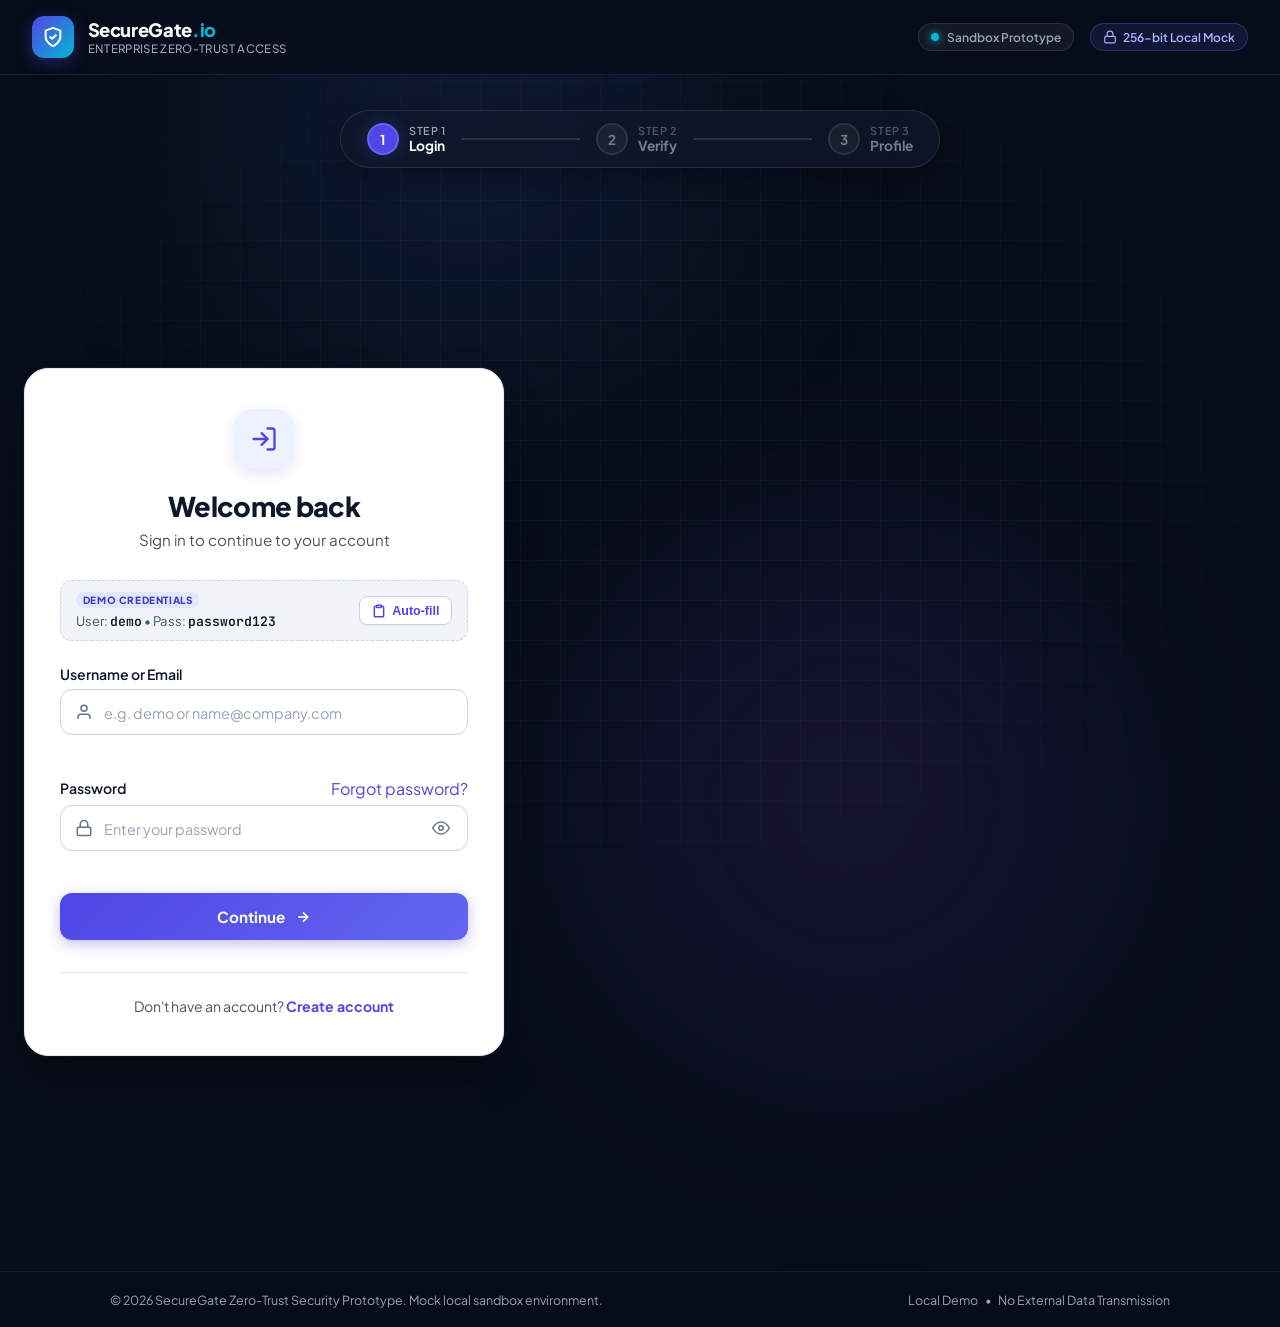
<file: authentication interface demonstration/index.html>
<!DOCTYPE html>
<html lang="en">
<head>
  <meta charset="UTF-8">
  <meta name="viewport" content="width=device-width, initial-scale=1.0">
  <title>SecureGate — Next-Gen 2-Step Authentication Prototype</title>
  <link rel="preconnect" href="https://fonts.googleapis.com">
  <link rel="preconnect" href="https://fonts.gstatic.com" crossorigin>
  <link href="https://fonts.googleapis.com/css2?family=Plus+Jakarta+Sans:wght@400;500;600;700;800&family=JetBrains+Mono:wght@500;600&display=swap" rel="stylesheet">
  <link rel="stylesheet" href="style.css">
</head>
<body>
  <!-- Ambient background glow elements -->
  <div class="ambient-glow glow-1" aria-hidden="true"></div>
  <div class="ambient-glow glow-2" aria-hidden="true"></div>
  <div class="cyber-grid" aria-hidden="true"></div>

  <!-- Main Container -->
  <div class="app-wrapper">
    <!-- Global Header / Brand Bar -->
    <header class="top-nav">
      <div class="brand-logo" id="brandLogoBtn" role="button" tabindex="0" title="SecureGate Platform">
        <div class="logo-shield">
          <svg width="22" height="22" viewBox="0 0 24 24" fill="none" stroke="currentColor" stroke-width="2.2" stroke-linecap="round" stroke-linejoin="round">
            <path d="M12 22s8-4 8-10V5l-8-3-8 3v7c0 6 8 10 8 10z"/>
            <path d="M9 12l2 2 4-4"/>
          </svg>
        </div>
        <div class="brand-info">
          <span class="brand-name">SecureGate<span class="brand-accent">.io</span></span>
          <span class="brand-tagline">Enterprise Zero-Trust Access</span>
        </div>
      </div>

      <div class="header-status">
        <span class="status-indicator">
          <span class="status-dot"></span>
          <span class="status-text">Sandbox Prototype</span>
        </span>
        <div class="security-chip">
          <svg width="14" height="14" viewBox="0 0 24 24" fill="none" stroke="currentColor" stroke-width="2">
            <rect x="3" y="11" width="18" height="11" rx="2" ry="2"/>
            <path d="M7 11V7a5 5 0 0 1 10 0v4"/>
          </svg>
          <span>256-bit Local Mock</span>
        </div>
      </div>
    </header>

    <!-- Multi-Step Progress Indicator (Visible for Page 1, 2, 3) -->
    <nav class="stepper-nav" id="stepperNav" aria-label="Progress">
      <div class="stepper-container">
        <!-- Step 1: Login -->
        <div class="step-node active" id="stepNode1" data-step="1">
          <div class="step-badge">
            <span class="step-number">1</span>
            <svg class="step-check" width="16" height="16" viewBox="0 0 24 24" fill="none" stroke="currentColor" stroke-width="3" stroke-linecap="round" stroke-linejoin="round">
              <polyline points="20 6 9 17 4 12"/>
            </svg>
          </div>
          <div class="step-meta">
            <span class="step-label">Step 1</span>
            <span class="step-title">Login</span>
          </div>
        </div>

        <div class="step-connector" id="connector1"></div>

        <!-- Step 2: Verify -->
        <div class="step-node" id="stepNode2" data-step="2">
          <div class="step-badge">
            <span class="step-number">2</span>
            <svg class="step-check" width="16" height="16" viewBox="0 0 24 24" fill="none" stroke="currentColor" stroke-width="3" stroke-linecap="round" stroke-linejoin="round">
              <polyline points="20 6 9 17 4 12"/>
            </svg>
          </div>
          <div class="step-meta">
            <span class="step-label">Step 2</span>
            <span class="step-title">Verify</span>
          </div>
        </div>

        <div class="step-connector" id="connector2"></div>

        <!-- Step 3: Profile -->
        <div class="step-node" id="stepNode3" data-step="3">
          <div class="step-badge">
            <span class="step-number">3</span>
            <svg class="step-check" width="16" height="16" viewBox="0 0 24 24" fill="none" stroke="currentColor" stroke-width="3" stroke-linecap="round" stroke-linejoin="round">
              <polyline points="20 6 9 17 4 12"/>
            </svg>
          </div>
          <div class="step-meta">
            <span class="step-label">Step 3</span>
            <span class="step-title">Profile</span>
          </div>
        </div>
      </div>
    </nav>

    <!-- Main Dynamic Content Container -->
    <main class="page-container" id="pageContainer">

      <!-- ==============================================
           PAGE 1: LOGIN
      =============================================== -->
      <section class="auth-card page-view active" id="loginPage" aria-labelledby="loginHeading">
        <!-- Card Header -->
        <div class="card-header">
          <div class="card-icon-bubble">
            <svg width="28" height="28" viewBox="0 0 24 24" fill="none" stroke="currentColor" stroke-width="2" stroke-linecap="round" stroke-linejoin="round">
              <path d="M15 3h4a2 2 0 0 1 2 2v14a2 2 0 0 1-2 2h-4"/>
              <polyline points="10 17 15 12 10 7"/>
              <line x1="15" y1="12" x2="3" y2="12"/>
            </svg>
          </div>
          <h1 class="card-heading" id="loginHeading">Welcome back</h1>
          <p class="card-subtext">Sign in to continue to your account</p>
        </div>

        <!-- Demo Helper Banner -->
        <div class="demo-helper-banner" id="demoLoginBanner">
          <div class="demo-banner-content">
            <span class="demo-pill">DEMO CREDENTIALS</span>
            <div class="demo-creds-text">
              User: <strong>demo</strong> &bull; Pass: <strong>password123</strong>
            </div>
          </div>
          <button type="button" class="btn-demo-autofill" id="btnAutoFillLogin" title="Auto-fill demo credentials">
            <svg width="14" height="14" viewBox="0 0 24 24" fill="none" stroke="currentColor" stroke-width="2.5">
              <path d="M16 4h2a2 2 0 0 1 2 2v14a2 2 0 0 1-2 2H6a2 2 0 0 1-2-2V6a2 2 0 0 1 2-2h2"/>
              <rect x="8" y="2" width="8" height="4" rx="1" ry="1"/>
            </svg>
            Auto-fill
          </button>
        </div>

        <!-- Error Alert Container -->
        <div class="alert-box alert-error hidden" id="loginAlert" role="alert">
          <div class="alert-icon">
            <svg width="18" height="18" viewBox="0 0 24 24" fill="none" stroke="currentColor" stroke-width="2.5">
              <circle cx="12" cy="12" r="10"/>
              <line x1="12" y1="8" x2="12" y2="12"/>
              <line x1="12" y1="16" x2="12.01" y2="16"/>
            </svg>
          </div>
          <div class="alert-message" id="loginAlertMsg">
            Incorrect username or password. Login failed.
          </div>
        </div>

        <!-- Login Form -->
        <form class="auth-form" id="loginForm" novalidate>
          <!-- Username / Email Input -->
          <div class="form-group" id="loginUserGroup">
            <label class="form-label" for="loginUsername">
              Username or Email
            </label>
            <div class="input-wrapper">
              <span class="input-icon">
                <svg width="18" height="18" viewBox="0 0 24 24" fill="none" stroke="currentColor" stroke-width="2">
                  <path d="M20 21v-2a4 4 0 0 0-4-4H8a4 4 0 0 0-4 4v2"/>
                  <circle cx="12" cy="7" r="4"/>
                </svg>
              </span>
              <input 
                type="text" 
                id="loginUsername" 
                class="form-input" 
                placeholder="e.g. demo or name@company.com" 
                autocomplete="username"
                required
              >
            </div>
            <span class="inline-feedback" id="loginUserError"></span>
          </div>

          <!-- Password Input -->
          <div class="form-group" id="loginPassGroup">
            <div class="label-row">
              <label class="form-label" for="loginPassword">
                Password
              </label>
              <a href="#" class="form-link text-sm" id="forgotPasswordLink">Forgot password?</a>
            </div>
            <div class="input-wrapper">
              <span class="input-icon">
                <svg width="18" height="18" viewBox="0 0 24 24" fill="none" stroke="currentColor" stroke-width="2">
                  <rect x="3" y="11" width="18" height="11" rx="2" ry="2"/>
                  <path d="M7 11V7a5 5 0 0 1 10 0v4"/>
                </svg>
              </span>
              <input 
                type="password" 
                id="loginPassword" 
                class="form-input" 
                placeholder="Enter your password" 
                autocomplete="current-password"
                required
              >
              <button 
                type="button" 
                class="btn-toggle-password" 
                id="togglePasswordBtn" 
                aria-label="Toggle password visibility"
                title="Show/Hide password"
              >
                <!-- Eye open icon -->
                <svg class="eye-open" width="18" height="18" viewBox="0 0 24 24" fill="none" stroke="currentColor" stroke-width="2">
                  <path d="M1 12s4-8 11-8 11 8 11 8-4 8-11 8-11-8-11-8z"/>
                  <circle cx="12" cy="12" r="3"/>
                </svg>
                <!-- Eye closed icon -->
                <svg class="eye-closed hidden" width="18" height="18" viewBox="0 0 24 24" fill="none" stroke="currentColor" stroke-width="2">
                  <path d="M17.94 17.94A10.07 10.07 0 0 1 12 20c-7 0-11-8-11-8a18.45 18.45 0 0 1 5.06-5.94M9.9 4.24A9.12 9.12 0 0 1 12 4c7 0 11 8 11 8a18.5 18.5 0 0 1-2.16 3.19m-6.72-1.07a3 3 0 1 1-4.24-4.24"/>
                  <line x1="1" y1="1" x2="23" y2="23"/>
                </svg>
              </button>
            </div>
            <span class="inline-feedback" id="loginPassError"></span>
          </div>

          <!-- Submit Button -->
          <button type="submit" class="btn-primary btn-block" id="btnLoginSubmit">
            <span class="btn-text">Continue</span>
            <span class="btn-spinner hidden"></span>
            <svg class="btn-arrow" width="16" height="16" viewBox="0 0 24 24" fill="none" stroke="currentColor" stroke-width="2.5">
              <line x1="5" y1="12" x2="19" y2="12"/>
              <polyline points="12 5 19 12 12 19"/>
            </svg>
          </button>
        </form>

        <!-- Card Footer -->
        <div class="card-footer">
          <p class="footer-text">
            Don't have an account? 
            <a href="#" class="form-link font-semibold" id="createAccountLink">Create account</a>
          </p>
        </div>
      </section>

      <!-- ==============================================
           PAGE 2: TWO-FACTOR AUTHENTICATION (2FA)
      =============================================== -->
      <section class="auth-card page-view" id="otpPage" aria-labelledby="otpHeading">
        <div class="card-header">
          <div class="card-icon-bubble bubble-accent">
            <svg width="28" height="28" viewBox="0 0 24 24" fill="none" stroke="currentColor" stroke-width="2" stroke-linecap="round" stroke-linejoin="round">
              <path d="M12 22s8-4 8-10V5l-8-3-8 3v7c0 6 8 10 8 10z"/>
              <path d="M9 12a3 3 0 1 0 6 0 3 3 0 0 0-6 0z"/>
            </svg>
          </div>
          <h2 class="card-heading" id="otpHeading">Verify your identity</h2>
          <p class="card-subtext">Enter the 6-digit verification code.</p>
          <div class="otp-sent-info">
            <span>Sent to secure channel: </span>
            <strong class="sent-target" id="otpTargetMask">d***@securegate.io</strong>
          </div>
        </div>

        <!-- Demo Helper Banner for OTP -->
        <div class="demo-helper-banner" id="demoOtpBanner">
          <div class="demo-banner-content">
            <span class="demo-pill">DEMO OTP</span>
            <div class="demo-creds-text">
              Code: <strong class="code-highlight">123456</strong>
            </div>
          </div>
          <button type="button" class="btn-demo-autofill" id="btnAutoFillOtp" title="Paste demo OTP">
            <svg width="14" height="14" viewBox="0 0 24 24" fill="none" stroke="currentColor" stroke-width="2.5">
              <path d="M16 4h2a2 2 0 0 1 2 2v14a2 2 0 0 1-2 2H6a2 2 0 0 1-2-2V6a2 2 0 0 1 2-2h2"/>
              <rect x="8" y="2" width="8" height="4" rx="1" ry="1"/>
            </svg>
            Auto-fill
          </button>
        </div>

        <!-- Lockout Notice (hidden by default) -->
        <div class="alert-box alert-lockout hidden" id="lockoutAlert" role="alert">
          <div class="alert-icon">
            <svg width="20" height="20" viewBox="0 0 24 24" fill="none" stroke="currentColor" stroke-width="2.5">
              <rect x="3" y="11" width="18" height="11" rx="2" ry="2"/>
              <path d="M7 11V7a5 5 0 0 1 10 0v4"/>
            </svg>
          </div>
          <div class="alert-message">
            <div class="lockout-title">Account Temporarily Locked</div>
            <div class="lockout-desc">
              Maximum demo attempts exceeded. Please wait <span id="lockoutSeconds">30</span>s before trying again.
            </div>
          </div>
        </div>

        <!-- Error Alert Container -->
        <div class="alert-box alert-error hidden" id="otpAlert" role="alert">
          <div class="alert-icon">
            <svg width="18" height="18" viewBox="0 0 24 24" fill="none" stroke="currentColor" stroke-width="2.5">
              <circle cx="12" cy="12" r="10"/>
              <line x1="12" y1="8" x2="12" y2="12"/>
              <line x1="12" y1="16" x2="12.01" y2="16"/>
            </svg>
          </div>
          <div class="alert-content-group">
            <div class="alert-message" id="otpAlertMsg">
              Incorrect verification code. Please try again.
            </div>
            <span class="attempts-remaining" id="attemptsRemainingText">2 attempts remaining</span>
          </div>
        </div>

        <!-- OTP Form -->
        <form class="auth-form" id="otpForm" novalidate>
          <div class="otp-inputs-wrapper" id="otpInputsContainer">
            <input type="text" class="otp-digit" maxlength="1" inputmode="numeric" pattern="[0-9]*" autocomplete="one-time-code" aria-label="Digit 1" autofocus>
            <input type="text" class="otp-digit" maxlength="1" inputmode="numeric" pattern="[0-9]*" aria-label="Digit 2">
            <input type="text" class="otp-digit" maxlength="1" inputmode="numeric" pattern="[0-9]*" aria-label="Digit 3">
            <input type="text" class="otp-digit" maxlength="1" inputmode="numeric" pattern="[0-9]*" aria-label="Digit 4">
            <input type="text" class="otp-digit" maxlength="1" inputmode="numeric" pattern="[0-9]*" aria-label="Digit 5">
            <input type="text" class="otp-digit" maxlength="1" inputmode="numeric" pattern="[0-9]*" aria-label="Digit 6">
          </div>

          <!-- Resend Code Timer Row -->
          <div class="otp-resend-row">
            <span class="resend-countdown" id="resendCountdown">
              <svg width="14" height="14" viewBox="0 0 24 24" fill="none" stroke="currentColor" stroke-width="2">
                <circle cx="12" cy="12" r="10"/>
                <polyline points="12 6 12 12 16 14"/>
              </svg>
              Resend code in <strong id="resendTimerVal">00:30</strong>
            </span>
            <button type="button" class="btn-resend-link hidden" id="btnResendCode">
              Resend Code
            </button>
          </div>

          <!-- Verify Button -->
          <button type="submit" class="btn-primary btn-block" id="btnVerifyOtp">
            <span class="btn-text">Verify Code</span>
            <span class="btn-spinner hidden"></span>
            <svg class="btn-arrow" width="16" height="16" viewBox="0 0 24 24" fill="none" stroke="currentColor" stroke-width="2.5">
              <polyline points="20 6 9 17 4 12"/>
            </svg>
          </button>
        </form>

        <!-- Alternate Methods & Back to Login -->
        <div class="card-footer">
          <div class="footer-links-stack">
            <button type="button" class="form-link-btn" id="altMethodsBtn">
              <svg width="15" height="15" viewBox="0 0 24 24" fill="none" stroke="currentColor" stroke-width="2">
                <rect x="2" y="3" width="20" height="14" rx="2" ry="2"/>
                <line x1="8" y1="21" x2="16" y2="21"/>
                <line x1="12" y1="17" x2="12" y2="21"/>
              </svg>
              Use another verification method
            </button>
            <button type="button" class="btn-back-link" id="backToLoginBtn">
              &larr; Back to login
            </button>
          </div>
        </div>
      </section>

      <!-- ==============================================
           PAGE 3: PERSONAL DETAILS
      =============================================== -->
      <section class="auth-card profile-card page-view" id="profilePage" aria-labelledby="profileHeading">
        <div class="card-header profile-header">
          <div class="profile-header-lead">
            <div class="card-icon-bubble bubble-violet">
              <svg width="28" height="28" viewBox="0 0 24 24" fill="none" stroke="currentColor" stroke-width="2" stroke-linecap="round" stroke-linejoin="round">
                <path d="M16 21v-2a4 4 0 0 0-4-4H5a4 4 0 0 0-4 4v2"/>
                <circle cx="8.5" cy="7" r="4"/>
                <line x1="20" y1="8" x2="20" y2="14"/>
                <line x1="23" y1="11" x2="17" y2="11"/>
              </svg>
            </div>
            <div>
              <h2 class="card-heading text-left" id="profileHeading">Complete your profile</h2>
              <p class="card-subtext text-left">Add your personal details to continue.</p>
            </div>
          </div>
          <button type="button" class="btn-sample-fill" id="btnFillSampleProfile" title="Auto-fill with sample student/engineer profile">
            <svg width="14" height="14" viewBox="0 0 24 24" fill="none" stroke="currentColor" stroke-width="2.5">
              <path d="M14 2H6a2 2 0 0 0-2 2v16a2 2 0 0 0 2 2h12a2 2 0 0 0 2-2V8z"/>
              <polyline points="14 2 14 8 20 8"/>
              <line x1="16" y1="13" x2="8" y2="13"/>
              <line x1="16" y1="17" x2="8" y2="17"/>
              <polyline points="10 9 9 9 8 9"/>
            </svg>
            Fill Sample Data
          </button>
        </div>

        <!-- Validation Summary Alert (Appears on submit error) -->
        <div class="alert-box alert-error hidden" id="profileAlert" role="alert">
          <div class="alert-icon">
            <svg width="18" height="18" viewBox="0 0 24 24" fill="none" stroke="currentColor" stroke-width="2.5">
              <circle cx="12" cy="12" r="10"/>
              <line x1="12" y1="8" x2="12" y2="12"/>
              <line x1="12" y1="16" x2="12.01" y2="16"/>
            </svg>
          </div>
          <div class="alert-message" id="profileAlertMsg">
            Please resolve the highlighted validation errors below.
          </div>
        </div>

        <!-- Personal Details Form -->
        <form class="profile-form" id="profileDetailsForm" novalidate>
          
          <!-- SECTION 1: Personal Information -->
          <div class="form-section-block">
            <div class="section-title-row">
              <div class="section-number">1</div>
              <div>
                <h3 class="section-title">Personal Information</h3>
                <p class="section-desc">Primary identity and communication details</p>
              </div>
            </div>

            <div class="form-grid">
              <!-- Full Name -->
              <div class="form-group grid-col-2" id="groupFullName">
                <label class="form-label" for="fullName">
                  Full Name <span class="required-star">*</span>
                </label>
                <div class="input-wrapper">
                  <span class="input-icon">
                    <svg width="18" height="18" viewBox="0 0 24 24" fill="none" stroke="currentColor" stroke-width="2">
                      <path d="M20 21v-2a4 4 0 0 0-4-4H8a4 4 0 0 0-4 4v2"/>
                      <circle cx="12" cy="7" r="4"/>
                    </svg>
                  </span>
                  <input type="text" id="fullName" class="form-input" placeholder="e.g. Alex Morgan" required>
                </div>
                <span class="inline-feedback" id="errFullName"></span>
              </div>

              <!-- Date of Birth -->
              <div class="form-group" id="groupDob">
                <label class="form-label" for="dob">
                  Date of Birth <span class="required-star">*</span>
                </label>
                <div class="input-wrapper">
                  <span class="input-icon">
                    <svg width="18" height="18" viewBox="0 0 24 24" fill="none" stroke="currentColor" stroke-width="2">
                      <rect x="3" y="4" width="18" height="18" rx="2" ry="2"/>
                      <line x1="16" y1="2" x2="16" y2="6"/>
                      <line x1="8" y1="2" x2="8" y2="6"/>
                      <line x1="3" y1="10" x2="21" y2="10"/>
                    </svg>
                  </span>
                  <input type="date" id="dob" class="form-input" required>
                </div>
                <span class="inline-feedback" id="errDob"></span>
              </div>

              <!-- Gender -->
              <div class="form-group" id="groupGender">
                <label class="form-label" for="gender">
                  Gender <span class="required-star">*</span>
                </label>
                <div class="input-wrapper">
                  <span class="input-icon">
                    <svg width="18" height="18" viewBox="0 0 24 24" fill="none" stroke="currentColor" stroke-width="2">
                      <circle cx="12" cy="12" r="9"/>
                      <path d="M12 7v10"/>
                      <path d="M8 12h8"/>
                    </svg>
                  </span>
                  <select id="gender" class="form-input form-select" required>
                    <option value="" disabled selected>Select Gender</option>
                    <option value="Female">Female</option>
                    <option value="Male">Male</option>
                    <option value="Non-Binary">Non-Binary</option>
                    <option value="Prefer not to say">Prefer not to say</option>
                  </select>
                </div>
                <span class="inline-feedback" id="errGender"></span>
              </div>

              <!-- Phone Number -->
              <div class="form-group" id="groupPhone">
                <label class="form-label" for="phone">
                  Phone Number <span class="required-star">*</span>
                  <span class="field-hint">(digits only)</span>
                </label>
                <div class="input-wrapper">
                  <span class="input-icon">
                    <svg width="18" height="18" viewBox="0 0 24 24" fill="none" stroke="currentColor" stroke-width="2">
                      <path d="M22 16.92v3a2 2 0 0 1-2.18 2 19.79 19.79 0 0 1-8.63-3.07 19.5 19.5 0 0 1-6-6 19.79 19.79 0 0 1-3.07-8.67A2 2 0 0 1 4.11 2h3a2 2 0 0 1 2 1.72 12.84 12.84 0 0 0 .7 2.81 2 2 0 0 1-.45 2.11L8.09 9.91a16 16 0 0 0 6 6l1.27-1.27a2 2 0 0 1 2.11-.45 12.84 12.84 0 0 0 2.81.7A2 2 0 0 1 22 16.92z"/>
                    </svg>
                  </span>
                  <input 
                    type="tel" 
                    id="phone" 
                    class="form-input" 
                    placeholder="e.g. 9876543210" 
                    inputmode="numeric"
                    maxlength="15"
                    required
                  >
                </div>
                <span class="inline-feedback" id="errPhone"></span>
              </div>

              <!-- Email Address -->
              <div class="form-group" id="groupEmail">
                <label class="form-label" for="email">
                  Email Address <span class="required-star">*</span>
                </label>
                <div class="input-wrapper">
                  <span class="input-icon">
                    <svg width="18" height="18" viewBox="0 0 24 24" fill="none" stroke="currentColor" stroke-width="2">
                      <path d="M4 4h16c1.1 0 2 .9 2 2v12c0 1.1-.9 2-2 2H4c-1.1 0-2-.9-2-2V6c0-1.1.9-2 2-2z"/>
                      <polyline points="22,6 12,13 2,6"/>
                    </svg>
                  </span>
                  <input 
                    type="email" 
                    id="email" 
                    class="form-input" 
                    placeholder="e.g. alex.morgan@domain.com" 
                    required
                  >
                </div>
                <span class="inline-feedback" id="errEmail"></span>
              </div>
            </div>
          </div>

          <!-- SECTION 2: College / Academic Information -->
          <div class="form-section-block">
            <div class="section-title-row">
              <div class="section-number">2</div>
              <div>
                <h3 class="section-title">College / Academic Information</h3>
                <p class="section-desc">Institutional credentials and affiliation</p>
              </div>
            </div>

            <div class="form-grid">
              <!-- Occupation -->
              <div class="form-group" id="groupOccupation">
                <label class="form-label" for="occupation">
                  Occupation <span class="required-star">*</span>
                </label>
                <div class="input-wrapper">
                  <span class="input-icon">
                    <svg width="18" height="18" viewBox="0 0 24 24" fill="none" stroke="currentColor" stroke-width="2">
                      <rect x="2" y="7" width="20" height="14" rx="2" ry="2"/>
                      <path d="M16 21V5a2 2 0 0 0-2-2h-4a2 2 0 0 0-2 2v16"/>
                    </svg>
                  </span>
                  <select id="occupation" class="form-input form-select" required>
                    <option value="" disabled selected>Select Occupation</option>
                    <option value="Student">Student</option>
                    <option value="Researcher">Researcher</option>
                    <option value="Faculty / Professor">Faculty / Professor</option>
                    <option value="Security Engineer">Security Engineer</option>
                    <option value="Software Developer">Software Developer</option>
                    <option value="IT Administrator">IT Administrator</option>
                  </select>
                </div>
                <span class="inline-feedback" id="errOccupation"></span>
              </div>

              <!-- Roll Number -->
              <div class="form-group" id="groupRollNumber">
                <label class="form-label" for="rollNumber">
                  Roll Number <span class="required-star">*</span>
                  <span class="field-hint">(alphanumeric)</span>
                </label>
                <div class="input-wrapper">
                  <span class="input-icon">
                    <svg width="18" height="18" viewBox="0 0 24 24" fill="none" stroke="currentColor" stroke-width="2">
                      <path d="M14 2H6a2 2 0 0 0-2 2v16a2 2 0 0 0 2 2h12a2 2 0 0 0 2-2V8z"/>
                      <polyline points="14 2 14 8 20 8"/>
                    </svg>
                  </span>
                  <input 
                    type="text" 
                    id="rollNumber" 
                    class="form-input" 
                    placeholder="e.g. CS2026-4890" 
                    required
                  >
                </div>
                <span class="inline-feedback" id="errRollNumber"></span>
              </div>

              <!-- College / Organization -->
              <div class="form-group grid-col-2" id="groupCollege">
                <label class="form-label" for="college">
                  College / Organization <span class="required-star">*</span>
                </label>
                <div class="input-wrapper">
                  <span class="input-icon">
                    <svg width="18" height="18" viewBox="0 0 24 24" fill="none" stroke="currentColor" stroke-width="2">
                      <path d="M3 9l9-7 9 7v11a2 2 0 0 1-2 2H5a2 2 0 0 1-2-2z"/>
                      <polyline points="9 22 9 12 15 12 15 22"/>
                    </svg>
                  </span>
                  <input 
                    type="text" 
                    id="college" 
                    class="form-input" 
                    placeholder="e.g. Stanford University / MIT / Cyber Institute" 
                    required
                  >
                </div>
                <span class="inline-feedback" id="errCollege"></span>
              </div>

              <!-- Course / Department -->
              <div class="form-group" id="groupCourse">
                <label class="form-label" for="course">
                  Course / Department <span class="required-star">*</span>
                </label>
                <div class="input-wrapper">
                  <span class="input-icon">
                    <svg width="18" height="18" viewBox="0 0 24 24" fill="none" stroke="currentColor" stroke-width="2">
                      <path d="M4 19.5A2.5 2.5 0 0 1 6.5 17H20"/>
                      <path d="M6.5 2H20v20H6.5A2.5 2.5 0 0 1 4 19.5v-15A2.5 2.5 0 0 1 6.5 2z"/>
                    </svg>
                  </span>
                  <input 
                    type="text" 
                    id="course" 
                    class="form-input" 
                    placeholder="e.g. Computer Science & AI" 
                    required
                  >
                </div>
                <span class="inline-feedback" id="errCourse"></span>
              </div>

              <!-- Semester / Year -->
              <div class="form-group" id="groupSemester">
                <label class="form-label" for="semester">
                  Semester / Year <span class="required-star">*</span>
                </label>
                <div class="input-wrapper">
                  <span class="input-icon">
                    <svg width="18" height="18" viewBox="0 0 24 24" fill="none" stroke="currentColor" stroke-width="2">
                      <circle cx="12" cy="12" r="10"/>
                      <polyline points="12 6 12 12 14 14"/>
                    </svg>
                  </span>
                  <select id="semester" class="form-input form-select" required>
                    <option value="" disabled selected>Select Semester / Year</option>
                    <option value="1st Year / Semester 1">1st Year / Semester 1</option>
                    <option value="1st Year / Semester 2">1st Year / Semester 2</option>
                    <option value="2nd Year / Semester 3">2nd Year / Semester 3</option>
                    <option value="2nd Year / Semester 4">2nd Year / Semester 4</option>
                    <option value="3rd Year / Semester 5">3rd Year / Semester 5</option>
                    <option value="3rd Year / Semester 6">3rd Year / Semester 6</option>
                    <option value="4th Year / Semester 7">4th Year / Semester 7</option>
                    <option value="4th Year / Semester 8">4th Year / Semester 8</option>
                    <option value="Graduate / Post-Grad">Graduate / Post-Grad</option>
                  </select>
                </div>
                <span class="inline-feedback" id="errSemester"></span>
              </div>
            </div>
          </div>

          <!-- SECTION 3: Address -->
          <div class="form-section-block">
            <div class="section-title-row">
              <div class="section-number">3</div>
              <div>
                <h3 class="section-title">Address</h3>
                <p class="section-desc">Residential and regional verification coordinates</p>
              </div>
            </div>

            <div class="form-grid">
              <!-- Street Address -->
              <div class="form-group grid-col-2" id="groupAddress">
                <label class="form-label" for="address">
                  Street Address <span class="required-star">*</span>
                </label>
                <div class="input-wrapper">
                  <span class="input-icon">
                    <svg width="18" height="18" viewBox="0 0 24 24" fill="none" stroke="currentColor" stroke-width="2">
                      <path d="M21 10c0 7-9 13-9 13s-9-6-9-13a9 9 0 0 1 18 0z"/>
                      <circle cx="12" cy="10" r="3"/>
                    </svg>
                  </span>
                  <input 
                    type="text" 
                    id="address" 
                    class="form-input" 
                    placeholder="e.g. 742 Evergreen Terrace, Suite 400" 
                    required
                  >
                </div>
                <span class="inline-feedback" id="errAddress"></span>
              </div>

              <!-- City -->
              <div class="form-group" id="groupCity">
                <label class="form-label" for="city">
                  City <span class="required-star">*</span>
                </label>
                <div class="input-wrapper">
                  <span class="input-icon">
                    <svg width="18" height="18" viewBox="0 0 24 24" fill="none" stroke="currentColor" stroke-width="2">
                      <polygon points="12 2 2 7 12 12 22 7 12 2"/>
                      <polyline points="2 17 12 22 22 17"/>
                      <polyline points="2 12 12 17 22 12"/>
                    </svg>
                  </span>
                  <input type="text" id="city" class="form-input" placeholder="e.g. San Francisco" required>
                </div>
                <span class="inline-feedback" id="errCity"></span>
              </div>

              <!-- State -->
              <div class="form-group" id="groupState">
                <label class="form-label" for="state">
                  State / Province <span class="required-star">*</span>
                </label>
                <div class="input-wrapper">
                  <span class="input-icon">
                    <svg width="18" height="18" viewBox="0 0 24 24" fill="none" stroke="currentColor" stroke-width="2">
                      <circle cx="12" cy="12" r="10"/>
                      <line x1="2" y1="12" x2="22" y2="12"/>
                    </svg>
                  </span>
                  <input type="text" id="state" class="form-input" placeholder="e.g. California" required>
                </div>
                <span class="inline-feedback" id="errState"></span>
              </div>

              <!-- Country -->
              <div class="form-group" id="groupCountry">
                <label class="form-label" for="country">
                  Country <span class="required-star">*</span>
                </label>
                <div class="input-wrapper">
                  <span class="input-icon">
                    <svg width="18" height="18" viewBox="0 0 24 24" fill="none" stroke="currentColor" stroke-width="2">
                      <circle cx="12" cy="12" r="10"/>
                      <line x1="2" y1="12" x2="22" y2="12"/>
                      <path d="M12 2a15.3 15.3 0 0 1 4 10 15.3 15.3 0 0 1-4 10 15.3 15.3 0 0 1-4-10 15.3 15.3 0 0 1 4-10z"/>
                    </svg>
                  </span>
                  <input type="text" id="country" class="form-input" placeholder="e.g. United States" required>
                </div>
                <span class="inline-feedback" id="errCountry"></span>
              </div>

              <!-- PIN / ZIP Code -->
              <div class="form-group" id="groupZip">
                <label class="form-label" for="zip">
                  PIN / ZIP Code <span class="required-star">*</span>
                </label>
                <div class="input-wrapper">
                  <span class="input-icon">
                    <svg width="18" height="18" viewBox="0 0 24 24" fill="none" stroke="currentColor" stroke-width="2">
                      <rect x="2" y="4" width="20" height="16" rx="2"/>
                      <path d="M7 15h0"/>
                      <path d="M2 9.5h20"/>
                    </svg>
                  </span>
                  <input type="text" id="zip" class="form-input" placeholder="e.g. 94105" required>
                </div>
                <span class="inline-feedback" id="errZip"></span>
              </div>
            </div>
          </div>

          <!-- Form Actions: Back & Save & Continue -->
          <div class="form-actions-row">
            <button type="button" class="btn-secondary" id="btnBackToOtp">
              <svg width="16" height="16" viewBox="0 0 24 24" fill="none" stroke="currentColor" stroke-width="2.5">
                <line x1="19" y1="12" x2="5" y2="12"/>
                <polyline points="12 19 5 12 12 5"/>
              </svg>
              <span>Back</span>
            </button>
            <button type="submit" class="btn-primary" id="btnSaveProfile">
              <span class="btn-text">Save & Continue</span>
              <span class="btn-spinner hidden"></span>
              <svg class="btn-arrow" width="16" height="16" viewBox="0 0 24 24" fill="none" stroke="currentColor" stroke-width="2.5">
                <line x1="5" y1="12" x2="19" y2="12"/>
                <polyline points="12 5 19 12 12 19"/>
              </svg>
            </button>
          </div>
        </form>
      </section>

      <!-- ==============================================
           PAGE 3B: SUCCESS INTERSTITIAL
      =============================================== -->
      <section class="auth-card page-view success-card" id="successPage" aria-labelledby="successHeading">
        <div class="success-animation-wrapper">
          <div class="success-icon-pulse">
            <svg class="success-check-svg" viewBox="0 0 52 52">
              <circle class="success-circle" cx="26" cy="26" r="25" fill="none"/>
              <path class="success-check" fill="none" d="M14.1 27.2l7.1 7.2 16.7-16.8"/>
            </svg>
          </div>
        </div>

        <div class="card-header text-center">
          <span class="badge-success-chip">VERIFIED & SAVED</span>
          <h2 class="card-heading" id="successHeading">Profile completed successfully</h2>
          <p class="card-subtext">Your account setup is complete.</p>
        </div>

        <div class="success-summary-box">
          <div class="summary-item">
            <span class="summary-key">Account Holder</span>
            <span class="summary-val" id="successSummaryName">—</span>
          </div>
          <div class="summary-item">
            <span class="summary-key">Affiliation</span>
            <span class="summary-val" id="successSummaryOrg">—</span>
          </div>
          <div class="summary-item">
            <span class="summary-key">Security Clearance</span>
            <span class="summary-val text-emerald">Level 3 (2FA Enabled)</span>
          </div>
        </div>

        <button type="button" class="btn-primary btn-block btn-lg" id="btnGoToDashboard">
          <span>Go to Dashboard</span>
          <svg width="18" height="18" viewBox="0 0 24 24" fill="none" stroke="currentColor" stroke-width="2.5">
            <line x1="5" y1="12" x2="19" y2="12"/>
            <polyline points="12 5 19 12 12 19"/>
          </svg>
        </button>
      </section>

      <!-- ==============================================
           PAGE 4: DASHBOARD
      =============================================== -->
      <section class="dashboard-view page-view" id="dashboardPage" aria-labelledby="dashHeading">
        <!-- Dashboard Top Banner -->
        <div class="dash-hero-card">
          <div class="dash-hero-content">
            <div class="dash-user-avatar" id="dashAvatar">
              <span id="dashAvatarInitials">AM</span>
            </div>
            <div class="dash-user-meta">
              <div class="dash-status-row">
                <span class="security-status-badge">
                  <span class="pulse-dot"></span>
                  2FA Active &bull; Protected Session
                </span>
                <span class="badge-role" id="dashRoleBadge">Student</span>
              </div>
              <h1 class="dash-user-title" id="dashHeading">
                Welcome back, <span id="dashUserName">Alex Morgan</span>
              </h1>
              <p class="dash-user-subtitle">
                Identity verified with SecureGate Zero-Trust Auth on 
                <span id="dashTimestamp">Today</span>
              </p>
            </div>
          </div>

          <div class="dash-hero-action">
            <button type="button" class="btn-logout" id="btnLogoutBtn" title="Sign out of SecureGate">
              <svg width="16" height="16" viewBox="0 0 24 24" fill="none" stroke="currentColor" stroke-width="2">
                <path d="M9 21H5a2 2 0 0 1-2-2V5a2 2 0 0 1 2-2h4"/>
                <polyline points="16 17 21 12 16 7"/>
                <line x1="21" y1="12" x2="9" y2="12"/>
              </svg>
              <span>Logout</span>
            </button>
          </div>
        </div>

        <!-- Metric Grid -->
        <div class="dash-metric-grid">
          <!-- Card 1: Profile Completion -->
          <div class="metric-card progress-card">
            <div class="metric-header">
              <span class="metric-label">Profile Completion Status</span>
              <span class="metric-badge-complete">Complete</span>
            </div>
            <div class="progress-metric-body">
              <div class="progress-ring-box">
                <svg class="progress-ring" width="80" height="80">
                  <circle class="progress-ring-bg" stroke="#e2e8f0" stroke-width="7" fill="transparent" r="32" cx="40" cy="40"/>
                  <circle class="progress-ring-circle" stroke="#10b981" stroke-width="7" stroke-dasharray="201.06" stroke-dashoffset="0" stroke-linecap="round" fill="transparent" r="32" cx="40" cy="40"/>
                </svg>
                <div class="progress-ring-text">100%</div>
              </div>
              <div class="progress-text-block">
                <div class="metric-big-val">100%</div>
                <p class="metric-desc">All required personal, academic, and address records verified.</p>
              </div>
            </div>
          </div>

          <!-- Card 2: Security Gate Status -->
          <div class="metric-card">
            <div class="metric-header">
              <span class="metric-label">Authentication Layer</span>
              <span class="metric-badge-live">Enforced</span>
            </div>
            <div class="security-card-body">
              <div class="sec-item">
                <svg width="16" height="16" viewBox="0 0 24 24" fill="none" stroke="#10b981" stroke-width="2.5">
                  <polyline points="20 6 9 17 4 12"/>
                </svg>
                <span>Password + 6-Digit OTP</span>
              </div>
              <div class="sec-item">
                <svg width="16" height="16" viewBox="0 0 24 24" fill="none" stroke="#10b981" stroke-width="2.5">
                  <polyline points="20 6 9 17 4 12"/>
                </svg>
                <span>Brute-force Lockout Guard</span>
              </div>
              <div class="sec-item">
                <svg width="16" height="16" viewBox="0 0 24 24" fill="none" stroke="#10b981" stroke-width="2.5">
                  <polyline points="20 6 9 17 4 12"/>
                </svg>
                <span>Local Session Isolation</span>
              </div>
            </div>
          </div>

          <!-- Card 3: Session Details -->
          <div class="metric-card">
            <div class="metric-header">
              <span class="metric-label">Session Diagnostics</span>
              <span class="session-id-pill" id="dashSessionId">SG-8942-01</span>
            </div>
            <div class="session-details-list">
              <div class="dash-row">
                <span class="dash-k">Auth Protocol:</span>
                <span class="dash-v">MFA / TOTP Demo</span>
              </div>
              <div class="dash-row">
                <span class="dash-k">State:</span>
                <span class="dash-v text-emerald">Authenticated</span>
              </div>
              <div class="dash-row">
                <span class="dash-k">Environment:</span>
                <span class="dash-v">Browser Sandbox</span>
              </div>
            </div>
          </div>
        </div>

        <!-- Verified Profile Records -->
        <div class="dash-details-section">
          <div class="details-section-header">
            <div class="header-left">
              <div class="section-icon-pill">
                <svg width="18" height="18" viewBox="0 0 24 24" fill="none" stroke="currentColor" stroke-width="2">
                  <path d="M14 2H6a2 2 0 0 0-2 2v16a2 2 0 0 0 2 2h12a2 2 0 0 0 2-2V8z"/>
                  <polyline points="14 2 14 8 20 8"/>
                  <line x1="16" y1="13" x2="8" y2="13"/>
                  <line x1="16" y1="17" x2="8" y2="17"/>
                </svg>
              </div>
              <div>
                <h2 class="details-title">Verified Profile Profile Dossier</h2>
                <p class="details-subtitle">Data synchronized from your registration submission</p>
              </div>
            </div>
            <span class="verified-tag">
              <svg width="13" height="13" viewBox="0 0 24 24" fill="none" stroke="currentColor" stroke-width="3">
                <polyline points="20 6 9 17 4 12"/>
              </svg>
              Synchronized & Active
            </span>
          </div>

          <div class="profile-cards-grid">
            <!-- Academic Dossier Card -->
            <div class="dossier-card">
              <div class="dossier-card-title">
                <svg width="16" height="16" viewBox="0 0 24 24" fill="none" stroke="currentColor" stroke-width="2">
                  <path d="M22 10v6M2 10l10-5 10 5-10 5z"/>
                  <path d="M6 12v5c3 3 9 3 12 0v-5"/>
                </svg>
                Academic / Institutional Credentials
              </div>
              <div class="dossier-items">
                <div class="dossier-row">
                  <span class="dossier-label">Occupation</span>
                  <span class="dossier-val font-semibold" id="dashOccupation">—</span>
                </div>
                <div class="dossier-row">
                  <span class="dossier-label">Roll Number</span>
                  <span class="dossier-val mono-badge" id="dashRollNumber">—</span>
                </div>
                <div class="dossier-row">
                  <span class="dossier-label">Course / Department</span>
                  <span class="dossier-val" id="dashCourse">—</span>
                </div>
                <div class="dossier-row">
                  <span class="dossier-label">College / Organization</span>
                  <span class="dossier-val" id="dashCollege">—</span>
                </div>
                <div class="dossier-row">
                  <span class="dossier-label">Semester / Year</span>
                  <span class="dossier-val" id="dashSemester">—</span>
                </div>
              </div>
            </div>

            <!-- Personal & Contact Dossier Card -->
            <div class="dossier-card">
              <div class="dossier-card-title">
                <svg width="16" height="16" viewBox="0 0 24 24" fill="none" stroke="currentColor" stroke-width="2">
                  <path d="M20 21v-2a4 4 0 0 0-4-4H8a4 4 0 0 0-4 4v2"/>
                  <circle cx="12" cy="7" r="4"/>
                </svg>
                Personal & Contact Information
              </div>
              <div class="dossier-items">
                <div class="dossier-row">
                  <span class="dossier-label">Full Name</span>
                  <span class="dossier-val font-semibold" id="dashFullName">—</span>
                </div>
                <div class="dossier-row">
                  <span class="dossier-label">Email Address</span>
                  <span class="dossier-val" id="dashEmail">—</span>
                </div>
                <div class="dossier-row">
                  <span class="dossier-label">Phone Number</span>
                  <span class="dossier-val mono-text" id="dashPhone">—</span>
                </div>
                <div class="dossier-row">
                  <span class="dossier-label">Date of Birth</span>
                  <span class="dossier-val" id="dashDob">—</span>
                </div>
                <div class="dossier-row">
                  <span class="dossier-label">Gender</span>
                  <span class="dossier-val" id="dashGender">—</span>
                </div>
              </div>
            </div>

            <!-- Address Dossier Card -->
            <div class="dossier-card">
              <div class="dossier-card-title">
                <svg width="16" height="16" viewBox="0 0 24 24" fill="none" stroke="currentColor" stroke-width="2">
                  <path d="M21 10c0 7-9 13-9 13s-9-6-9-13a9 9 0 0 1 18 0z"/>
                  <circle cx="12" cy="10" r="3"/>
                </svg>
                Residential Address Coordinates
              </div>
              <div class="dossier-items">
                <div class="dossier-row">
                  <span class="dossier-label">Street Address</span>
                  <span class="dossier-val" id="dashAddress">—</span>
                </div>
                <div class="dossier-row">
                  <span class="dossier-label">City</span>
                  <span class="dossier-val" id="dashCity">—</span>
                </div>
                <div class="dossier-row">
                  <span class="dossier-label">State / Province</span>
                  <span class="dossier-val" id="dashState">—</span>
                </div>
                <div class="dossier-row">
                  <span class="dossier-label">Country</span>
                  <span class="dossier-val" id="dashCountry">—</span>
                </div>
                <div class="dossier-row">
                  <span class="dossier-label">PIN / ZIP Code</span>
                  <span class="dossier-val mono-badge" id="dashZip">—</span>
                </div>
              </div>
            </div>
          </div>
        </div>
      </section>

    </main>

    <!-- Global Footer -->
    <footer class="app-footer">
      <div class="footer-inner">
        <p>&copy; 2026 SecureGate Zero-Trust Security Prototype. Mock local sandbox environment.</p>
        <div class="footer-tags">
          <span>Local Demo</span>
          <span>&bull;</span>
          <span>No External Data Transmission</span>
        </div>
      </div>
    </footer>
  </div>

  <!-- ==============================================
       MODALS & OVERLAYS
  =============================================== -->

  <!-- Modal: Alternate Verification Methods -->
  <div class="modal-backdrop hidden" id="altMethodsModal" role="dialog" aria-modal="true" aria-labelledby="altModalTitle">
    <div class="modal-card">
      <div class="modal-header">
        <div class="modal-title-wrap">
          <div class="modal-icon">
            <svg width="20" height="20" viewBox="0 0 24 24" fill="none" stroke="currentColor" stroke-width="2">
              <rect x="2" y="3" width="20" height="14" rx="2" ry="2"/>
              <line x1="8" y1="21" x2="16" y2="21"/>
              <line x1="12" y1="17" x2="12" y2="21"/>
            </svg>
          </div>
          <h3 class="modal-title" id="altModalTitle">Choose Verification Method</h3>
        </div>
        <button type="button" class="btn-modal-close" id="closeAltModalBtn" aria-label="Close modal">&times;</button>
      </div>
      <div class="modal-body">
        <p class="modal-intro">Select an alternative authentication factor associated with your demo profile:</p>
        <div class="method-options-list">
          <button type="button" class="method-option-card active" data-method="email">
            <div class="method-icon">
              <svg width="20" height="20" viewBox="0 0 24 24" fill="none" stroke="currentColor" stroke-width="2">
                <path d="M4 4h16c1.1 0 2 .9 2 2v12c0 1.1-.9 2-2 2H4c-1.1 0-2-.9-2-2V6c0-1.1.9-2 2-2z"/>
                <polyline points="22,6 12,13 2,6"/>
              </svg>
            </div>
            <div class="method-text">
              <div class="method-name">Primary Email OTP (Active)</div>
              <div class="method-sub">Sent 6-digit code to d***@securegate.io</div>
            </div>
            <span class="method-tag">Default</span>
          </button>

          <button type="button" class="method-option-card" data-method="totp">
            <div class="method-icon">
              <svg width="20" height="20" viewBox="0 0 24 24" fill="none" stroke="currentColor" stroke-width="2">
                <rect x="5" y="2" width="14" height="20" rx="2" ry="2"/>
                <line x1="12" y1="18" x2="12.01" y2="18"/>
              </svg>
            </div>
            <div class="method-text">
              <div class="method-name">Authenticator App (TOTP)</div>
              <div class="method-sub">Google Authenticator, Authy, or 1Password</div>
            </div>
          </button>

          <button type="button" class="method-option-card" data-method="sms">
            <div class="method-icon">
              <svg width="20" height="20" viewBox="0 0 24 24" fill="none" stroke="currentColor" stroke-width="2">
                <path d="M21 15a2 2 0 0 1-2 2H7l-4 4V5a2 2 0 0 1 2-2h14a2 2 0 0 1 2 2z"/>
              </svg>
            </div>
            <div class="method-text">
              <div class="method-name">SMS Verification Code</div>
              <div class="method-sub">Send code to registered mobile +1 (•••) •••-4290</div>
            </div>
          </button>

          <button type="button" class="method-option-card" data-method="fido">
            <div class="method-icon">
              <svg width="20" height="20" viewBox="0 0 24 24" fill="none" stroke="currentColor" stroke-width="2">
                <circle cx="12" cy="12" r="10"/>
                <path d="M12 2a14.5 14.5 0 0 0 0 20 14.5 14.5 0 0 0 0-20"/>
                <path d="M2 12h20"/>
              </svg>
            </div>
            <div class="method-text">
              <div class="method-name">Hardware Security Key / Passkey</div>
              <div class="method-sub">YubiKey, Touch ID, or Windows Hello</div>
            </div>
          </button>
        </div>
      </div>
      <div class="modal-footer">
        <button type="button" class="btn-secondary" id="cancelAltModalBtn">Cancel</button>
        <button type="button" class="btn-primary" id="confirmAltModalBtn">Switch Method</button>
      </div>
    </div>
  </div>

  <!-- Modal: Info / Prototype dialog for Forgot Password & Create Account -->
  <div class="modal-backdrop hidden" id="infoModal" role="dialog" aria-modal="true" aria-labelledby="infoModalTitle">
    <div class="modal-card modal-card-sm">
      <div class="modal-header">
        <div class="modal-title-wrap">
          <div class="modal-icon">
            <svg width="20" height="20" viewBox="0 0 24 24" fill="none" stroke="currentColor" stroke-width="2">
              <circle cx="12" cy="12" r="10"/>
              <line x1="12" y1="16" x2="12" y2="12"/>
              <line x1="12" y1="8" x2="12.01" y2="8"/>
            </svg>
          </div>
          <h3 class="modal-title" id="infoModalTitle">Prototype Notice</h3>
        </div>
        <button type="button" class="btn-modal-close" id="closeInfoModalBtn" aria-label="Close modal">&times;</button>
      </div>
      <div class="modal-body">
        <p id="infoModalBody" class="info-modal-text">
          Notice content goes here.
        </p>
      </div>
      <div class="modal-footer">
        <button type="button" class="btn-primary btn-block" id="ackInfoModalBtn">Got it</button>
      </div>
    </div>
  </div>

  <!-- Toast Notification Container -->
  <div class="toast-container" id="toastContainer" aria-live="polite"></div>

  <!-- Scripts -->
  <script src="script.js"></script>
</body>
</html>
</file>
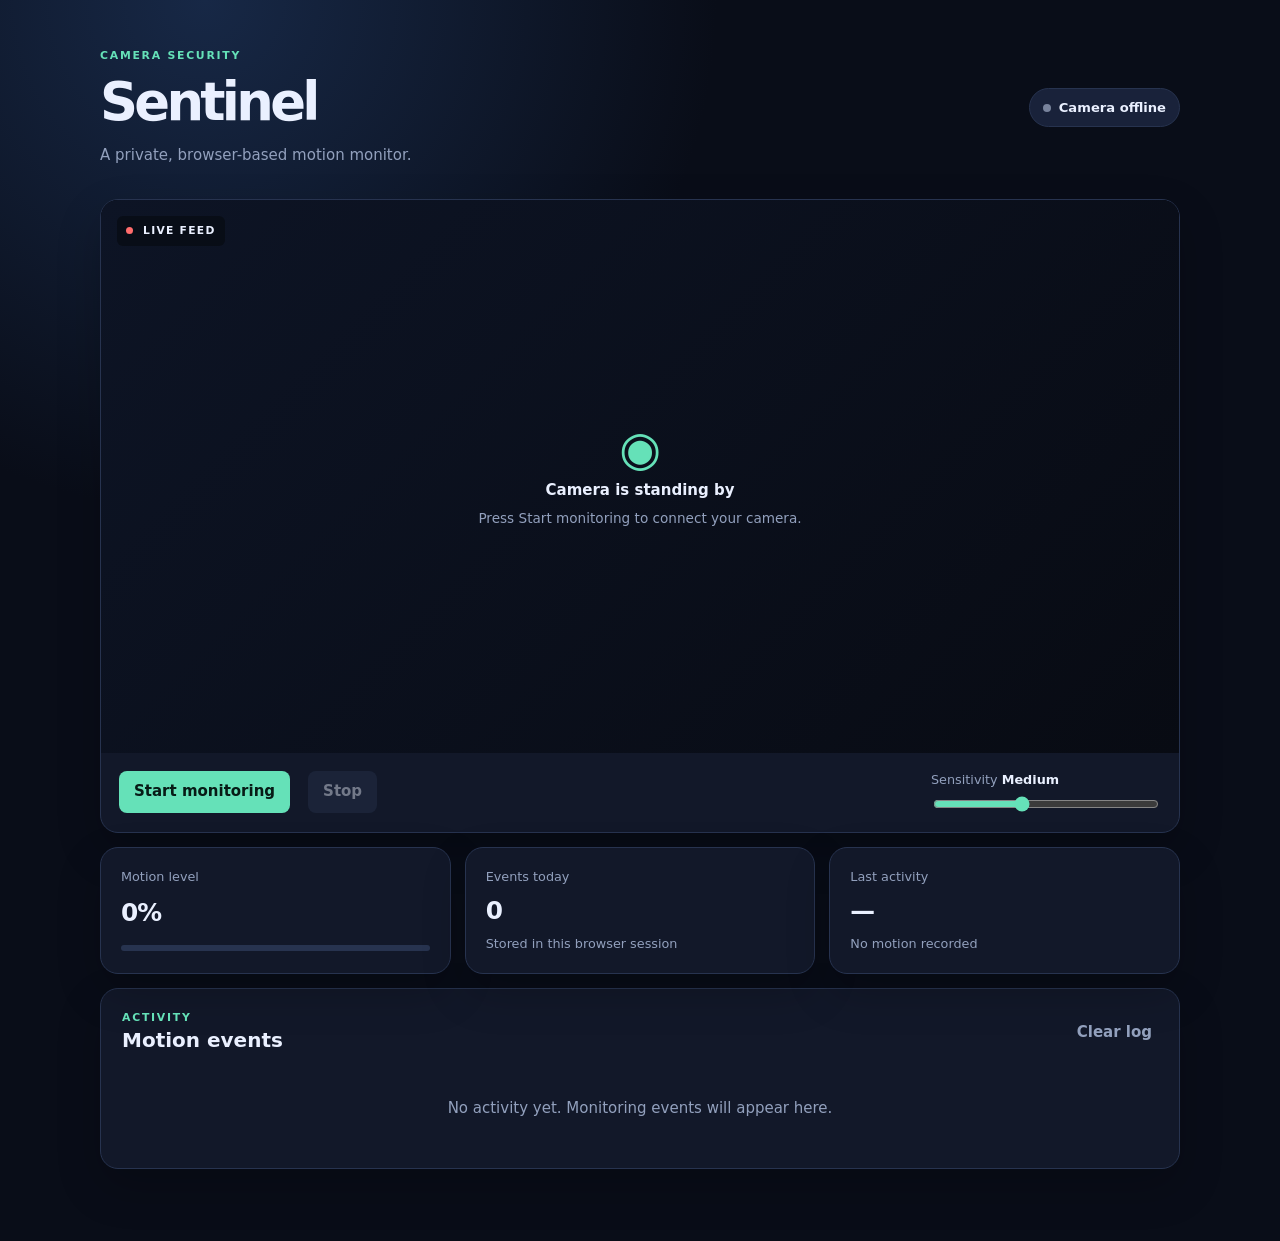
<file: NEW MODEL/index.html>
<!doctype html>
<html lang="en">
  <head>
    <meta charset="UTF-8" />
    <meta name="viewport" content="width=device-width, initial-scale=1.0" />
    <title>Sentinel — Motion Detection</title>
    <link rel="stylesheet" href="styles.css" />
  </head>
  <body>
    <main class="app-shell">
      <header>
        <div>
          <p class="eyebrow">CAMERA SECURITY</p>
          <h1>Sentinel</h1>
          <p class="subtitle">A private, browser-based motion monitor.</p>
        </div>
        <div id="statusPill" class="status-pill offline"><span></span><b>Camera offline</b></div>
      </header>

      <section class="monitor-card" aria-label="Camera monitor">
        <div class="feed-wrap">
          <video id="camera" autoplay muted playsinline></video>
          <canvas id="analysisCanvas" hidden></canvas>
          <div id="cameraPlaceholder" class="camera-placeholder">
            <div class="camera-icon">◉</div>
            <strong>Camera is standing by</strong>
            <span id="cameraMessage">Press Start monitoring to connect your camera.</span>
          </div>
          <div id="motionBanner" class="motion-banner" aria-live="polite">MOTION DETECTED</div>
          <div class="feed-label"><span class="record-dot"></span> LIVE FEED</div>
        </div>
        <div class="controls">
          <button id="startBtn" class="primary">Start monitoring</button>
          <button id="stopBtn" class="secondary" disabled>Stop</button>
          <label class="sensitivity">
            <span>Sensitivity <b id="sensitivityValue">Medium</b></span>
            <input id="sensitivity" type="range" min="4" max="30" value="14" />
          </label>
        </div>
      </section>

      <section class="dashboard">
        <article class="metric-card">
          <span>Motion level</span>
          <strong id="motionLevel">0%</strong>
          <div class="meter"><i id="meterFill"></i></div>
        </article>
        <article class="metric-card">
          <span>Events today</span>
          <strong id="eventCount">0</strong>
          <small>Stored in this browser session</small>
        </article>
        <article class="metric-card">
          <span>Last activity</span>
          <strong id="lastActivity">—</strong>
          <small id="lastActivityDetail">No motion recorded</small>
        </article>
      </section>

      <section class="events-card">
        <div class="section-heading">
          <div><p class="eyebrow">ACTIVITY</p><h2>Motion events</h2></div>
          <button id="clearBtn" class="text-btn">Clear log</button>
        </div>
        <ol id="eventLog" class="event-log"><li class="empty">No activity yet. Monitoring events will appear here.</li></ol>
      </section>
    </main>
    <script src="app.js"></script>
  </body>
</html>
</file>
<file: authentication interface demonstration/style.css>
/* ==========================================================================
   SecureGate 2-Step Authentication Demo — Enterprise SaaS Stylesheet
   ========================================================================== */

/* --------------------------------------------------------------------------
   1. CSS Variables & Theme Foundations
   -------------------------------------------------------------------------- */
:root {
  /* Dark Navy Background Spectrum */
  --bg-dark-base: #080d1a;
  --bg-dark-surface: #0f172a;
  --bg-dark-elevated: #162038;
  --bg-nav-glass: rgba(8, 13, 26, 0.85);

  /* Card Surfaces (White / Light-Slate) */
  --card-bg: #ffffff;
  --card-bg-subtle: #f8fafc;
  --card-border: #e2e8f0;
  --card-border-focus: #6366f1;
  --card-shadow: 0 20px 45px -10px rgba(0, 0, 0, 0.45), 0 0 1px 1px rgba(255, 255, 255, 0.05);
  --card-shadow-lg: 0 25px 60px -15px rgba(0, 0, 0, 0.55);

  /* Accents (Blue / Violet / Cyan) */
  --accent-primary: #4f46e5;
  --accent-primary-hover: #4338ca;
  --accent-light: #6366f1;
  --accent-glow: rgba(99, 102, 241, 0.28);
  --accent-violet: #8b5cf6;
  --accent-cyan: #06b6d4;

  /* Status Colors */
  --success: #10b981;
  --success-bg: #ecfdf5;
  --success-border: #a7f3d0;
  --success-text: #065f46;

  --error: #ef4444;
  --error-bg: #fef2f2;
  --error-border: #fecaca;
  --error-text: #991b1b;

  --warning: #f59e0b;
  --warning-bg: #fffbeb;
  --warning-border: #fde68a;
  --warning-text: #92400e;

  /* Neutral Typography */
  --text-primary: #0f172a;
  --text-secondary: #475569;
  --text-muted: #64748b;
  --text-on-dark: #f8fafc;
  --text-dim-dark: #94a3b8;

  /* Form & Component Borders */
  --input-border: #cbd5e1;
  --input-bg: #ffffff;
  --input-focus-border: #6366f1;
  --radius-sm: 8px;
  --radius-md: 12px;
  --radius-lg: 18px;
  --radius-xl: 24px;
  --radius-full: 9999px;

  /* Typography */
  --font-main: 'Plus Jakarta Sans', -apple-system, BlinkMacSystemFont, sans-serif;
  --font-mono: 'JetBrains Mono', monospace;

  /* Transitions */
  --transition-fast: 0.15s ease;
  --transition-normal: 0.25s cubic-bezier(0.4, 0, 0.2, 1);
  --transition-slow: 0.4s cubic-bezier(0.16, 1, 0.3, 1);
}

/* --------------------------------------------------------------------------
   2. Reset & Baseline
   -------------------------------------------------------------------------- */
*, *::before, *::after {
  box-sizing: border-box;
  margin: 0;
  padding: 0;
}

html {
  font-size: 16px;
  scroll-behavior: smooth;
  -webkit-font-smoothing: antialiased;
  -moz-osx-font-smoothing: grayscale;
}

body {
  font-family: var(--font-main);
  background-color: var(--bg-dark-base);
  color: var(--text-primary);
  min-height: 100vh;
  position: relative;
  overflow-x: hidden;
  display: flex;
  flex-direction: column;
}

/* Ambient Cyber Glow Backgrounds */
.ambient-glow {
  position: fixed;
  border-radius: 50%;
  pointer-events: none;
  filter: blur(120px);
  z-index: 0;
  opacity: 0.55;
}

.glow-1 {
  width: 550px;
  height: 550px;
  top: -150px;
  left: 15%;
  background: radial-gradient(circle, rgba(79, 70, 229, 0.35) 0%, rgba(6, 182, 212, 0.12) 60%, transparent 80%);
}

.glow-2 {
  width: 600px;
  height: 600px;
  bottom: -200px;
  right: 10%;
  background: radial-gradient(circle, rgba(139, 92, 246, 0.25) 0%, rgba(79, 70, 229, 0.1) 70%, transparent 80%);
}

.cyber-grid {
  position: fixed;
  inset: 0;
  background-image: 
    linear-gradient(to right, rgba(255, 255, 255, 0.03) 1px, transparent 1px),
    linear-gradient(to bottom, rgba(255, 255, 255, 0.03) 1px, transparent 1px);
  background-size: 40px 40px;
  pointer-events: none;
  z-index: 0;
  mask-image: radial-gradient(ellipse at center, black 40%, transparent 80%);
  -webkit-mask-image: radial-gradient(ellipse at center, black 40%, transparent 80%);
}

/* App Wrapper */
.app-wrapper {
  position: relative;
  z-index: 1;
  display: flex;
  flex-direction: column;
  min-height: 100vh;
  width: 100%;
}

/* --------------------------------------------------------------------------
   3. Navigation & Header
   -------------------------------------------------------------------------- */
.top-nav {
  display: flex;
  align-items: center;
  justify-content: space-between;
  padding: 1rem 2rem;
  background: var(--bg-nav-glass);
  backdrop-filter: blur(14px);
  -webkit-backdrop-filter: blur(14px);
  border-bottom: 1px solid rgba(255, 255, 255, 0.08);
  position: sticky;
  top: 0;
  z-index: 40;
}

.brand-logo {
  display: flex;
  align-items: center;
  gap: 0.85rem;
  cursor: pointer;
  user-select: none;
  transition: opacity var(--transition-fast);
}

.brand-logo:hover {
  opacity: 0.9;
}

.logo-shield {
  width: 42px;
  height: 42px;
  border-radius: var(--radius-md);
  background: linear-gradient(135deg, #4f46e5 0%, #06b6d4 100%);
  display: flex;
  align-items: center;
  justify-content: center;
  color: #ffffff;
  box-shadow: 0 4px 16px rgba(79, 70, 229, 0.4);
}

.brand-info {
  display: flex;
  flex-direction: column;
}

.brand-name {
  font-size: 1.15rem;
  font-weight: 800;
  letter-spacing: -0.02em;
  color: var(--text-on-dark);
}

.brand-accent {
  color: var(--accent-cyan);
}

.brand-tagline {
  font-size: 0.72rem;
  font-weight: 500;
  letter-spacing: 0.03em;
  color: var(--text-dim-dark);
  text-transform: uppercase;
}

.header-status {
  display: flex;
  align-items: center;
  gap: 1rem;
}

.status-indicator {
  display: inline-flex;
  align-items: center;
  gap: 0.45rem;
  padding: 0.35rem 0.75rem;
  background: rgba(255, 255, 255, 0.05);
  border: 1px solid rgba(255, 255, 255, 0.1);
  border-radius: var(--radius-full);
}

.status-dot {
  width: 8px;
  height: 8px;
  border-radius: 50%;
  background-color: var(--accent-cyan);
  box-shadow: 0 0 10px var(--accent-cyan);
  animation: pulseDot 2s infinite ease-in-out;
}

@keyframes pulseDot {
  0%, 100% { opacity: 1; transform: scale(1); }
  50% { opacity: 0.4; transform: scale(0.85); }
}

.status-text {
  font-size: 0.75rem;
  font-weight: 600;
  color: var(--text-dim-dark);
}

.security-chip {
  display: inline-flex;
  align-items: center;
  gap: 0.4rem;
  font-size: 0.75rem;
  font-weight: 600;
  color: #a5b4fc;
  padding: 0.35rem 0.75rem;
  background: rgba(99, 102, 241, 0.12);
  border: 1px solid rgba(99, 102, 241, 0.3);
  border-radius: var(--radius-full);
}

/* --------------------------------------------------------------------------
   4. Multi-Step Progress Stepper
   -------------------------------------------------------------------------- */
.stepper-nav {
  padding: 2.2rem 1rem 1rem;
  display: flex;
  justify-content: center;
  transition: opacity var(--transition-normal), transform var(--transition-normal);
}

.stepper-nav.hidden-stepper {
  opacity: 0;
  pointer-events: none;
  display: none;
}

.stepper-container {
  display: flex;
  align-items: center;
  background: rgba(15, 23, 42, 0.75);
  border: 1px solid rgba(255, 255, 255, 0.1);
  backdrop-filter: blur(12px);
  padding: 0.75rem 1.6rem;
  border-radius: var(--radius-full);
  box-shadow: 0 10px 30px -5px rgba(0, 0, 0, 0.4);
  max-width: 600px;
  width: 100%;
  justify-content: space-between;
}

.step-node {
  display: flex;
  align-items: center;
  gap: 0.65rem;
  opacity: 0.45;
  transition: all var(--transition-normal);
}

.step-node.active {
  opacity: 1;
}

.step-node.completed {
  opacity: 0.9;
}

.step-badge {
  width: 32px;
  height: 32px;
  border-radius: 50%;
  background: rgba(255, 255, 255, 0.1);
  border: 2px solid rgba(255, 255, 255, 0.2);
  color: var(--text-on-dark);
  font-size: 0.85rem;
  font-weight: 700;
  display: flex;
  align-items: center;
  justify-content: center;
  transition: all var(--transition-normal);
}

.step-node.active .step-badge {
  background: var(--accent-primary);
  border-color: var(--accent-light);
  box-shadow: 0 0 16px var(--accent-glow);
}

.step-node.completed .step-badge {
  background: var(--success);
  border-color: var(--success);
  color: #ffffff;
}

.step-check {
  display: none;
}

.step-node.completed .step-check {
  display: block;
}

.step-node.completed .step-number {
  display: none;
}

.step-meta {
  display: flex;
  flex-direction: column;
}

.step-label {
  font-size: 0.68rem;
  text-transform: uppercase;
  letter-spacing: 0.05em;
  color: var(--text-dim-dark);
  font-weight: 600;
}

.step-title {
  font-size: 0.86rem;
  font-weight: 700;
  color: var(--text-on-dark);
}

.step-connector {
  flex: 1;
  height: 2px;
  background: rgba(255, 255, 255, 0.12);
  margin: 0 1rem;
  position: relative;
  transition: background var(--transition-normal);
}

.step-connector.filled {
  background: linear-gradient(to right, var(--accent-primary), var(--success));
}

/* --------------------------------------------------------------------------
   5. Main Content Container & Page View Management
   -------------------------------------------------------------------------- */
.page-container {
  flex: 1;
  display: flex;
  align-items: center;
  justify-content: center;
  padding: 1.5rem 1.5rem 3.5rem;
  width: 100%;
}

.page-view {
  display: none;
  opacity: 0;
  transform: translateY(16px);
  transition: opacity 0.35s ease, transform 0.35s ease;
  width: 100%;
}

.page-view.active {
  display: block;
  opacity: 1;
  transform: translateY(0);
  animation: pageSlideIn 0.38s cubic-bezier(0.16, 1, 0.3, 1) forwards;
}

@keyframes pageSlideIn {
  from {
    opacity: 0;
    transform: translateY(18px) scale(0.98);
  }
  to {
    opacity: 1;
    transform: translateY(0) scale(1);
  }
}

/* Base Card Styling (White / Crisp Light Slate) */
.auth-card {
  background-color: var(--card-bg);
  border-radius: var(--radius-xl);
  border: 1px solid var(--card-border);
  box-shadow: var(--card-shadow);
  padding: 2.5rem 2.2rem;
  max-width: 480px;
  margin: 0 auto;
  position: relative;
  transition: transform var(--transition-normal), box-shadow var(--transition-normal);
}

.profile-card {
  max-width: 820px;
  padding: 2.8rem 2.8rem;
}

/* Card Header Components */
.card-header {
  text-align: center;
  margin-bottom: 1.8rem;
}

.card-icon-bubble {
  width: 60px;
  height: 60px;
  margin: 0 auto 1.25rem;
  border-radius: var(--radius-lg);
  background: #eef2ff;
  color: var(--accent-primary);
  display: flex;
  align-items: center;
  justify-content: center;
  box-shadow: 0 4px 14px rgba(79, 70, 229, 0.15);
}

.card-icon-bubble.bubble-accent {
  background: #ecfeff;
  color: #0891b2;
  box-shadow: 0 4px 14px rgba(6, 182, 212, 0.18);
}

.card-icon-bubble.bubble-violet {
  background: #f5f3ff;
  color: #7c3aed;
  box-shadow: 0 4px 14px rgba(124, 58, 237, 0.18);
}

.card-heading {
  font-size: 1.7rem;
  font-weight: 800;
  color: var(--text-primary);
  letter-spacing: -0.025em;
  line-height: 1.25;
  margin-bottom: 0.4rem;
}

.card-subtext {
  font-size: 0.95rem;
  color: var(--text-secondary);
  line-height: 1.45;
}

.profile-header {
  display: flex;
  align-items: center;
  justify-content: space-between;
  border-bottom: 1px solid var(--card-border);
  padding-bottom: 1.5rem;
  margin-bottom: 2rem;
}

.profile-header-lead {
  display: flex;
  align-items: center;
  gap: 1.2rem;
}

.profile-header-lead .card-icon-bubble {
  margin: 0;
  flex-shrink: 0;
}

.text-left {
  text-align: left !important;
}

/* Shake Animation for Failures */
.shake-animation {
  animation: cardShake 0.5s cubic-bezier(0.36, 0.07, 0.19, 0.97) both;
}

@keyframes cardShake {
  10%, 90% { transform: translate3d(-3px, 0, 0); }
  20%, 80% { transform: translate3d(5px, 0, 0); }
  30%, 50%, 70% { transform: translate3d(-6px, 0, 0); }
  40%, 60% { transform: translate3d(6px, 0, 0); }
}

/* --------------------------------------------------------------------------
   6. Demo Helper Banners & Sample Autofills
   -------------------------------------------------------------------------- */
.demo-helper-banner {
  display: flex;
  align-items: center;
  justify-content: space-between;
  background: #f1f5f9;
  border: 1px dashed #cbd5e1;
  border-radius: var(--radius-md);
  padding: 0.65rem 0.9rem;
  margin-bottom: 1.5rem;
  gap: 0.5rem;
}

.demo-banner-content {
  display: flex;
  flex-direction: column;
  gap: 0.2rem;
}

.demo-pill {
  font-size: 0.62rem;
  font-weight: 800;
  letter-spacing: 0.06em;
  color: #4338ca;
  background: #e0e7ff;
  padding: 0.15rem 0.45rem;
  border-radius: var(--radius-full);
  display: inline-block;
  width: fit-content;
}

.demo-creds-text {
  font-size: 0.82rem;
  color: var(--text-secondary);
}

.demo-creds-text strong {
  color: var(--text-primary);
  font-family: var(--font-mono);
  font-weight: 600;
}

.code-highlight {
  font-size: 0.95rem;
  color: var(--accent-primary) !important;
  letter-spacing: 0.08em;
}

.btn-demo-autofill, .btn-sample-fill {
  background: #ffffff;
  border: 1px solid #cbd5e1;
  border-radius: var(--radius-sm);
  padding: 0.4rem 0.75rem;
  font-size: 0.78rem;
  font-weight: 600;
  color: var(--accent-primary);
  cursor: pointer;
  display: inline-flex;
  align-items: center;
  gap: 0.4rem;
  transition: all var(--transition-fast);
  box-shadow: 0 1px 2px rgba(0,0,0,0.05);
}

.btn-demo-autofill:hover, .btn-sample-fill:hover {
  background: #f8fafc;
  border-color: var(--accent-light);
  color: var(--accent-primary-hover);
  transform: translateY(-1px);
}

.btn-sample-fill {
  padding: 0.5rem 0.85rem;
  background: #f5f3ff;
  color: #6d28d9;
  border-color: #ddd6fe;
}

.btn-sample-fill:hover {
  background: #ede9fe;
  border-color: #c4b5fd;
  color: #5b21b6;
}

/* --------------------------------------------------------------------------
   7. Alert Messages (Error & Lockout)
   -------------------------------------------------------------------------- */
.alert-box {
  display: flex;
  align-items: flex-start;
  gap: 0.75rem;
  padding: 0.85rem 1rem;
  border-radius: var(--radius-md);
  margin-bottom: 1.5rem;
  font-size: 0.88rem;
  line-height: 1.4;
  animation: fadeInDown 0.25s ease;
}

@keyframes fadeInDown {
  from { opacity: 0; transform: translateY(-8px); }
  to { opacity: 1; transform: translateY(0); }
}

.alert-error {
  background-color: var(--error-bg);
  border: 1px solid var(--error-border);
  color: var(--error-text);
}

.alert-error .alert-icon {
  color: var(--error);
  flex-shrink: 0;
  margin-top: 1px;
}

.alert-lockout {
  background-color: #fff7ed;
  border: 1px solid #fed7aa;
  color: #9a3412;
}

.alert-lockout .alert-icon {
  color: #ea580c;
  flex-shrink: 0;
  margin-top: 2px;
}

.lockout-title {
  font-weight: 700;
  margin-bottom: 0.15rem;
}

.lockout-desc {
  font-size: 0.82rem;
}

.alert-content-group {
  display: flex;
  flex-direction: column;
  gap: 0.25rem;
}

.attempts-remaining {
  font-size: 0.75rem;
  font-weight: 600;
  color: #b91c1c;
}

.hidden {
  display: none !important;
}

/* --------------------------------------------------------------------------
   8. Form Inputs & Groups
   -------------------------------------------------------------------------- */
.auth-form {
  display: flex;
  flex-direction: column;
  gap: 1.25rem;
}

.form-group {
  display: flex;
  flex-direction: column;
  gap: 0.4rem;
  text-align: left;
}

.label-row {
  display: flex;
  justify-content: space-between;
  align-items: center;
}

.form-label {
  font-size: 0.88rem;
  font-weight: 600;
  color: var(--text-primary);
  display: flex;
  align-items: center;
  gap: 0.25rem;
}

.required-star {
  color: var(--error);
  font-weight: 700;
}

.field-hint {
  font-size: 0.75rem;
  color: var(--text-muted);
  font-weight: 400;
}

.input-wrapper {
  position: relative;
  display: flex;
  align-items: center;
  width: 100%;
}

.input-icon {
  position: absolute;
  left: 0.95rem;
  color: var(--text-muted);
  pointer-events: none;
  display: flex;
  align-items: center;
  justify-content: center;
  transition: color var(--transition-fast);
}

.form-input {
  width: 100%;
  padding: 0.78rem 1rem 0.78rem 2.65rem;
  font-family: var(--font-main);
  font-size: 0.94rem;
  color: var(--text-primary);
  background: var(--input-bg);
  border: 1.5px solid var(--input-border);
  border-radius: var(--radius-md);
  outline: none;
  transition: all var(--transition-fast);
}

.form-input::placeholder {
  color: #94a3b8;
  font-size: 0.9rem;
}

.form-input:focus {
  border-color: var(--input-focus-border);
  box-shadow: 0 0 0 3px var(--accent-glow);
}

.input-wrapper:focus-within .input-icon {
  color: var(--accent-primary);
}

.form-input.input-error {
  border-color: var(--error) !important;
  background-color: #fffbfa;
}

.form-input.input-error:focus {
  box-shadow: 0 0 0 3px rgba(239, 68, 68, 0.2) !important;
}

.form-select {
  appearance: none;
  background-image: url("data:image/svg+xml,%3Csvg xmlns='http://www.w3.org/2000/svg' width='16' height='16' viewBox='0 0 24 24' fill='none' stroke='%2364748b' stroke-width='2' stroke-linecap='round' stroke-linejoin='round'%3E%3Cpolyline points='6 9 12 15 18 9'%3E%3C/polyline%3E%3C/svg%3E");
  background-repeat: no-repeat;
  background-position: right 1rem center;
  padding-right: 2.5rem;
  cursor: pointer;
}

.inline-feedback {
  font-size: 0.78rem;
  color: var(--error);
  min-height: 1rem;
  font-weight: 500;
  transition: opacity var(--transition-fast);
}

/* Password Toggle Button */
.btn-toggle-password {
  position: absolute;
  right: 0.75rem;
  background: transparent;
  border: none;
  color: var(--text-muted);
  cursor: pointer;
  padding: 0.35rem;
  border-radius: var(--radius-sm);
  display: flex;
  align-items: center;
  justify-content: center;
  transition: color var(--transition-fast);
}

.btn-toggle-password:hover {
  color: var(--text-primary);
}

/* Links */
.form-link {
  color: var(--accent-primary);
  text-decoration: none;
  transition: color var(--transition-fast);
}

.form-link:hover {
  color: var(--accent-primary-hover);
  text-decoration: underline;
}

.form-link-btn {
  background: none;
  border: none;
  color: var(--accent-primary);
  font-family: var(--font-main);
  font-size: 0.88rem;
  font-weight: 600;
  cursor: pointer;
  display: inline-flex;
  align-items: center;
  gap: 0.45rem;
  padding: 0.4rem;
  transition: color var(--transition-fast);
}

.form-link-btn:hover {
  color: var(--accent-primary-hover);
  text-decoration: underline;
}

.btn-back-link {
  background: none;
  border: none;
  color: var(--text-secondary);
  font-family: var(--font-main);
  font-size: 0.85rem;
  font-weight: 500;
  cursor: pointer;
  transition: color var(--transition-fast);
}

.btn-back-link:hover {
  color: var(--text-primary);
}

/* --------------------------------------------------------------------------
   9. Buttons (Primary, Secondary, Spinners)
   -------------------------------------------------------------------------- */
.btn-primary {
  background: linear-gradient(135deg, var(--accent-primary) 0%, var(--accent-light) 100%);
  color: #ffffff;
  border: none;
  border-radius: var(--radius-md);
  padding: 0.85rem 1.4rem;
  font-family: var(--font-main);
  font-size: 0.95rem;
  font-weight: 700;
  cursor: pointer;
  display: inline-flex;
  align-items: center;
  justify-content: center;
  gap: 0.6rem;
  box-shadow: 0 4px 14px rgba(79, 70, 229, 0.35);
  transition: all var(--transition-fast);
  user-select: none;
}

.btn-primary:hover:not(:disabled) {
  background: linear-gradient(135deg, var(--accent-primary-hover) 0%, var(--accent-primary) 100%);
  box-shadow: 0 6px 20px rgba(79, 70, 229, 0.45);
  transform: translateY(-1px);
}

.btn-primary:active:not(:disabled) {
  transform: translateY(1px);
  box-shadow: 0 2px 8px rgba(79, 70, 229, 0.3);
}

.btn-primary:disabled {
  opacity: 0.55;
  cursor: not-allowed;
  box-shadow: none;
  transform: none;
}

.btn-secondary {
  background: #f1f5f9;
  color: var(--text-secondary);
  border: 1.5px solid var(--card-border);
  border-radius: var(--radius-md);
  padding: 0.85rem 1.4rem;
  font-family: var(--font-main);
  font-size: 0.95rem;
  font-weight: 600;
  cursor: pointer;
  display: inline-flex;
  align-items: center;
  justify-content: center;
  gap: 0.5rem;
  transition: all var(--transition-fast);
}

.btn-secondary:hover:not(:disabled) {
  background: #e2e8f0;
  color: var(--text-primary);
  border-color: #cbd5e1;
}

.btn-block {
  width: 100%;
}

.btn-lg {
  padding: 1rem 1.8rem;
  font-size: 1.05rem;
}

/* Button Loading Spinner */
.btn-spinner {
  width: 18px;
  height: 18px;
  border: 2.5px solid rgba(255, 255, 255, 0.3);
  border-top-color: #ffffff;
  border-radius: 50%;
  animation: spin 0.7s linear infinite;
}

@keyframes spin {
  to { transform: rotate(360deg); }
}

/* Card Footers */
.card-footer {
  margin-top: 2rem;
  padding-top: 1.5rem;
  border-top: 1px solid var(--card-border);
  text-align: center;
}

.footer-text {
  font-size: 0.88rem;
  color: var(--text-secondary);
}

.footer-links-stack {
  display: flex;
  flex-direction: column;
  align-items: center;
  gap: 0.9rem;
}

/* --------------------------------------------------------------------------
   10. Page 2: Two-Factor Authentication (OTP Inputs & Timers)
   -------------------------------------------------------------------------- */
.otp-sent-info {
  margin-top: 0.6rem;
  font-size: 0.85rem;
  color: var(--text-muted);
}

.sent-target {
  color: var(--text-primary);
  font-family: var(--font-mono);
}

.otp-inputs-wrapper {
  display: flex;
  justify-content: space-between;
  gap: 0.65rem;
  margin: 1rem 0 0.5rem;
}

.otp-digit {
  width: 52px;
  height: 62px;
  text-align: center;
  font-family: var(--font-mono);
  font-size: 1.65rem;
  font-weight: 700;
  color: var(--text-primary);
  background: #ffffff;
  border: 2px solid var(--input-border);
  border-radius: var(--radius-md);
  outline: none;
  transition: all var(--transition-fast);
  box-shadow: 0 2px 5px rgba(0,0,0,0.04);
}

.otp-digit:focus {
  border-color: var(--accent-primary);
  box-shadow: 0 0 0 3px var(--accent-glow);
  transform: translateY(-2px);
}

.otp-digit.otp-error {
  border-color: var(--error) !important;
  background-color: #fffbfa;
  color: var(--error);
}

.otp-digit.otp-filled {
  border-color: #94a3b8;
  background-color: #f8fafc;
}

.otp-resend-row {
  display: flex;
  align-items: center;
  justify-content: center;
  gap: 0.5rem;
  margin: 0.75rem 0 1.25rem;
  min-height: 28px;
}

.resend-countdown {
  font-size: 0.85rem;
  color: var(--text-secondary);
  display: inline-flex;
  align-items: center;
  gap: 0.4rem;
}

.resend-countdown strong {
  font-family: var(--font-mono);
  color: var(--text-primary);
}

.btn-resend-link {
  background: none;
  border: none;
  color: var(--accent-primary);
  font-family: var(--font-main);
  font-size: 0.88rem;
  font-weight: 700;
  cursor: pointer;
  padding: 0.25rem 0.5rem;
  border-radius: var(--radius-sm);
  transition: color var(--transition-fast);
}

.btn-resend-link:hover {
  color: var(--accent-primary-hover);
  text-decoration: underline;
}

/* --------------------------------------------------------------------------
   11. Page 3: Profile Form (Multi-Column Sections)
   -------------------------------------------------------------------------- */
.profile-form {
  display: flex;
  flex-direction: column;
  gap: 2.2rem;
}

.form-section-block {
  background: #f8fafc;
  border: 1px solid var(--card-border);
  border-radius: var(--radius-lg);
  padding: 1.6rem 1.8rem;
}

.section-title-row {
  display: flex;
  align-items: center;
  gap: 0.9rem;
  margin-bottom: 1.4rem;
  padding-bottom: 0.85rem;
  border-bottom: 1px solid var(--card-border);
}

.section-number {
  width: 28px;
  height: 28px;
  border-radius: var(--radius-sm);
  background: var(--accent-primary);
  color: #ffffff;
  font-size: 0.82rem;
  font-weight: 800;
  display: flex;
  align-items: center;
  justify-content: center;
  flex-shrink: 0;
}

.section-title {
  font-size: 1.05rem;
  font-weight: 700;
  color: var(--text-primary);
}

.section-desc {
  font-size: 0.8rem;
  color: var(--text-muted);
}

.form-grid {
  display: grid;
  grid-template-columns: repeat(2, 1fr);
  gap: 1.25rem 1.4rem;
}

.grid-col-2 {
  grid-column: span 2;
}

.form-actions-row {
  display: flex;
  align-items: center;
  justify-content: space-between;
  margin-top: 1rem;
  padding-top: 1.5rem;
  border-top: 1px solid var(--card-border);
  gap: 1rem;
}

/* --------------------------------------------------------------------------
   12. Page 3b: Success Page
   -------------------------------------------------------------------------- */
.success-card {
  max-width: 520px;
  text-align: center;
  padding: 3.2rem 2.5rem;
}

.success-animation-wrapper {
  display: flex;
  justify-content: center;
  margin-bottom: 1.8rem;
}

.success-icon-pulse {
  width: 88px;
  height: 88px;
  border-radius: 50%;
  background: #ecfdf5;
  display: flex;
  align-items: center;
  justify-content: center;
  position: relative;
  box-shadow: 0 0 0 10px rgba(16, 185, 129, 0.12);
}

.success-check-svg {
  width: 52px;
  height: 52px;
  border-radius: 50%;
  display: block;
  stroke-width: 3.5;
  stroke: var(--success);
  stroke-miterlimit: 10;
  box-shadow: inset 0px 0px 0px var(--success);
  animation: fillCircle 0.4s ease-in-out 0.4s forwards, scaleSuccess 0.3s ease-in-out 0.9s both;
}

.success-circle {
  stroke-dasharray: 166;
  stroke-dashoffset: 166;
  stroke-width: 3.5;
  stroke-miterlimit: 10;
  stroke: var(--success);
  fill: none;
  animation: strokeCircle 0.6s cubic-bezier(0.65, 0, 0.45, 1) forwards;
}

.success-check {
  transform-origin: 50% 50%;
  stroke-dasharray: 48;
  stroke-dashoffset: 48;
  animation: strokeCheck 0.4s cubic-bezier(0.65, 0, 0.45, 1) 0.6s forwards;
}

@keyframes strokeCircle {
  100% { stroke-dashoffset: 0; }
}

@keyframes strokeCheck {
  100% { stroke-dashoffset: 0; }
}

.badge-success-chip {
  display: inline-block;
  background: #d1fae5;
  color: #065f46;
  font-size: 0.72rem;
  font-weight: 800;
  letter-spacing: 0.08em;
  padding: 0.25rem 0.65rem;
  border-radius: var(--radius-full);
  margin-bottom: 0.75rem;
}

.success-summary-box {
  background: #f8fafc;
  border: 1px solid var(--card-border);
  border-radius: var(--radius-md);
  padding: 1.25rem;
  margin: 1.8rem 0 2.2rem;
  display: flex;
  flex-direction: column;
  gap: 0.75rem;
  text-align: left;
}

.summary-item {
  display: flex;
  justify-content: space-between;
  align-items: center;
  font-size: 0.88rem;
}

.summary-key {
  color: var(--text-secondary);
}

.summary-val {
  font-weight: 700;
  color: var(--text-primary);
}

.text-emerald {
  color: var(--success) !important;
}

/* --------------------------------------------------------------------------
   13. Page 4: Dashboard
   -------------------------------------------------------------------------- */
.dashboard-view {
  max-width: 1060px;
  width: 100%;
  margin: 0 auto;
  display: flex;
  flex-direction: column;
  gap: 1.8rem;
}

/* Hero Card */
.dash-hero-card {
  background: linear-gradient(135deg, #0f172a 0%, #1e1b4b 50%, #0f172a 100%);
  border: 1px solid rgba(255, 255, 255, 0.12);
  border-radius: var(--radius-xl);
  padding: 2.2rem 2.4rem;
  box-shadow: 0 20px 40px rgba(0,0,0,0.5);
  display: flex;
  align-items: center;
  justify-content: space-between;
  position: relative;
  overflow: hidden;
}

.dash-hero-card::after {
  content: '';
  position: absolute;
  top: 0;
  right: 0;
  width: 320px;
  height: 100%;
  background: radial-gradient(circle, rgba(99, 102, 241, 0.2) 0%, transparent 70%);
  pointer-events: none;
}

.dash-hero-content {
  display: flex;
  align-items: center;
  gap: 1.6rem;
}

.dash-user-avatar {
  width: 72px;
  height: 72px;
  border-radius: 50%;
  background: linear-gradient(135deg, #4f46e5 0%, #06b6d4 100%);
  color: #ffffff;
  font-size: 1.6rem;
  font-weight: 800;
  display: flex;
  align-items: center;
  justify-content: center;
  border: 3px solid rgba(255, 255, 255, 0.2);
  box-shadow: 0 0 20px rgba(99, 102, 241, 0.4);
}

.dash-user-meta {
  display: flex;
  flex-direction: column;
  gap: 0.35rem;
}

.dash-status-row {
  display: flex;
  align-items: center;
  gap: 0.75rem;
}

.security-status-badge {
  background: rgba(16, 185, 129, 0.15);
  border: 1px solid rgba(16, 185, 129, 0.35);
  color: #6ee7b7;
  font-size: 0.75rem;
  font-weight: 700;
  padding: 0.25rem 0.65rem;
  border-radius: var(--radius-full);
  display: inline-flex;
  align-items: center;
  gap: 0.4rem;
}

.pulse-dot {
  width: 6px;
  height: 6px;
  border-radius: 50%;
  background-color: #34d399;
  box-shadow: 0 0 8px #34d399;
}

.badge-role {
  background: rgba(255, 255, 255, 0.12);
  color: #e2e8f0;
  font-size: 0.72rem;
  font-weight: 600;
  padding: 0.25rem 0.65rem;
  border-radius: var(--radius-full);
}

.dash-user-title {
  font-size: 1.65rem;
  font-weight: 800;
  color: #ffffff;
  letter-spacing: -0.02em;
}

.dash-user-subtitle {
  font-size: 0.85rem;
  color: #94a3b8;
}

.btn-logout {
  background: rgba(239, 68, 68, 0.12);
  border: 1px solid rgba(239, 68, 68, 0.3);
  color: #fca5a5;
  padding: 0.7rem 1.3rem;
  border-radius: var(--radius-md);
  font-family: var(--font-main);
  font-size: 0.9rem;
  font-weight: 700;
  cursor: pointer;
  display: inline-flex;
  align-items: center;
  gap: 0.5rem;
  transition: all var(--transition-fast);
}

.btn-logout:hover {
  background: rgba(239, 68, 68, 0.25);
  border-color: rgba(239, 68, 68, 0.5);
  color: #ffffff;
  transform: translateY(-1px);
}

/* Metric Cards Grid */
.dash-metric-grid {
  display: grid;
  grid-template-columns: repeat(3, 1fr);
  gap: 1.4rem;
}

.metric-card {
  background: var(--card-bg);
  border: 1px solid var(--card-border);
  border-radius: var(--radius-lg);
  padding: 1.4rem 1.6rem;
  box-shadow: 0 4px 20px rgba(0, 0, 0, 0.2);
  display: flex;
  flex-direction: column;
  justify-content: space-between;
}

.metric-header {
  display: flex;
  align-items: center;
  justify-content: space-between;
  margin-bottom: 1.1rem;
}

.metric-label {
  font-size: 0.82rem;
  font-weight: 700;
  color: var(--text-muted);
  text-transform: uppercase;
  letter-spacing: 0.04em;
}

.metric-badge-complete {
  background: #ecfdf5;
  color: var(--success);
  font-size: 0.72rem;
  font-weight: 700;
  padding: 0.2rem 0.55rem;
  border-radius: var(--radius-full);
}

.metric-badge-live {
  background: #eef2ff;
  color: var(--accent-primary);
  font-size: 0.72rem;
  font-weight: 700;
  padding: 0.2rem 0.55rem;
  border-radius: var(--radius-full);
}

.session-id-pill {
  font-family: var(--font-mono);
  font-size: 0.75rem;
  color: var(--text-secondary);
  background: #f1f5f9;
  padding: 0.2rem 0.5rem;
  border-radius: var(--radius-sm);
}

.progress-metric-body {
  display: flex;
  align-items: center;
  gap: 1.1rem;
}

.progress-ring-box {
  position: relative;
  width: 80px;
  height: 80px;
  display: flex;
  align-items: center;
  justify-content: center;
  flex-shrink: 0;
}

.progress-ring-circle {
  transform: rotate(-90deg);
  transform-origin: 50% 50%;
  transition: stroke-dashoffset 0.8s ease;
}

.progress-ring-text {
  position: absolute;
  font-size: 0.95rem;
  font-weight: 800;
  color: var(--text-primary);
}

.progress-text-block {
  display: flex;
  flex-direction: column;
}

.metric-big-val {
  font-size: 1.7rem;
  font-weight: 800;
  color: var(--text-primary);
  line-height: 1.1;
  margin-bottom: 0.2rem;
}

.metric-desc {
  font-size: 0.78rem;
  color: var(--text-muted);
  line-height: 1.35;
}

.security-card-body, .session-details-list {
  display: flex;
  flex-direction: column;
  gap: 0.6rem;
}

.sec-item {
  display: flex;
  align-items: center;
  gap: 0.5rem;
  font-size: 0.86rem;
  font-weight: 600;
  color: var(--text-primary);
}

.dash-row {
  display: flex;
  justify-content: space-between;
  font-size: 0.84rem;
}

.dash-k {
  color: var(--text-muted);
}

.dash-v {
  font-weight: 600;
  color: var(--text-primary);
}

/* Dossier Grid */
.dash-details-section {
  background: var(--card-bg);
  border: 1px solid var(--card-border);
  border-radius: var(--radius-xl);
  padding: 2.2rem 2.4rem;
  box-shadow: 0 10px 30px rgba(0, 0, 0, 0.25);
}

.details-section-header {
  display: flex;
  align-items: center;
  justify-content: space-between;
  padding-bottom: 1.4rem;
  border-bottom: 1px solid var(--card-border);
  margin-bottom: 1.8rem;
}

.header-left {
  display: flex;
  align-items: center;
  gap: 1rem;
}

.section-icon-pill {
  width: 44px;
  height: 44px;
  border-radius: var(--radius-md);
  background: #f5f3ff;
  color: #7c3aed;
  display: flex;
  align-items: center;
  justify-content: center;
}

.details-title {
  font-size: 1.25rem;
  font-weight: 800;
  color: var(--text-primary);
}

.details-subtitle {
  font-size: 0.84rem;
  color: var(--text-muted);
}

.verified-tag {
  display: inline-flex;
  align-items: center;
  gap: 0.4rem;
  background: #ecfdf5;
  color: #065f46;
  border: 1px solid #a7f3d0;
  font-size: 0.78rem;
  font-weight: 700;
  padding: 0.35rem 0.75rem;
  border-radius: var(--radius-full);
}

.profile-cards-grid {
  display: grid;
  grid-template-columns: repeat(3, 1fr);
  gap: 1.4rem;
}

.dossier-card {
  background: #f8fafc;
  border: 1px solid var(--card-border);
  border-radius: var(--radius-lg);
  padding: 1.4rem;
}

.dossier-card-title {
  display: flex;
  align-items: center;
  gap: 0.5rem;
  font-size: 0.92rem;
  font-weight: 700;
  color: var(--accent-primary);
  margin-bottom: 1rem;
  padding-bottom: 0.65rem;
  border-bottom: 1px solid var(--card-border);
}

.dossier-items {
  display: flex;
  flex-direction: column;
  gap: 0.75rem;
}

.dossier-row {
  display: flex;
  flex-direction: column;
  gap: 0.15rem;
}

.dossier-label {
  font-size: 0.74rem;
  text-transform: uppercase;
  letter-spacing: 0.04em;
  color: var(--text-muted);
  font-weight: 600;
}

.dossier-val {
  font-size: 0.9rem;
  color: var(--text-primary);
  word-break: break-word;
}

.mono-badge {
  font-family: var(--font-mono);
  font-size: 0.85rem;
  font-weight: 700;
  color: #4338ca;
  background: #e0e7ff;
  padding: 0.15rem 0.45rem;
  border-radius: var(--radius-sm);
  width: fit-content;
}

.mono-text {
  font-family: var(--font-mono);
  font-weight: 600;
}

.font-semibold {
  font-weight: 700;
}

/* --------------------------------------------------------------------------
   14. Modals & Overlays
   -------------------------------------------------------------------------- */
.modal-backdrop {
  position: fixed;
  inset: 0;
  background: rgba(8, 13, 26, 0.78);
  backdrop-filter: blur(8px);
  -webkit-backdrop-filter: blur(8px);
  display: flex;
  align-items: center;
  justify-content: center;
  padding: 1.5rem;
  z-index: 100;
  animation: fadeIn 0.2s ease;
}

@keyframes fadeIn {
  from { opacity: 0; }
  to { opacity: 1; }
}

.modal-card {
  background: #ffffff;
  border: 1px solid var(--card-border);
  border-radius: var(--radius-xl);
  box-shadow: var(--card-shadow-lg);
  max-width: 500px;
  width: 100%;
  padding: 1.8rem;
  animation: modalScaleUp 0.25s cubic-bezier(0.16, 1, 0.3, 1);
}

.modal-card-sm {
  max-width: 420px;
}

@keyframes modalScaleUp {
  from { transform: scale(0.95); opacity: 0; }
  to { transform: scale(1); opacity: 1; }
}

.modal-header {
  display: flex;
  align-items: center;
  justify-content: space-between;
  margin-bottom: 1.2rem;
  padding-bottom: 0.8rem;
  border-bottom: 1px solid var(--card-border);
}

.modal-title-wrap {
  display: flex;
  align-items: center;
  gap: 0.65rem;
}

.modal-icon {
  width: 34px;
  height: 34px;
  border-radius: var(--radius-sm);
  background: #eef2ff;
  color: var(--accent-primary);
  display: flex;
  align-items: center;
  justify-content: center;
}

.modal-title {
  font-size: 1.12rem;
  font-weight: 700;
  color: var(--text-primary);
}

.btn-modal-close {
  background: none;
  border: none;
  font-size: 1.6rem;
  color: var(--text-muted);
  cursor: pointer;
  line-height: 1;
  padding: 0.2rem;
  transition: color var(--transition-fast);
}

.btn-modal-close:hover {
  color: var(--text-primary);
}

.modal-body {
  margin-bottom: 1.5rem;
}

.modal-intro {
  font-size: 0.88rem;
  color: var(--text-secondary);
  margin-bottom: 1rem;
}

.method-options-list {
  display: flex;
  flex-direction: column;
  gap: 0.75rem;
}

.method-option-card {
  display: flex;
  align-items: center;
  gap: 0.9rem;
  padding: 0.85rem 1rem;
  background: #f8fafc;
  border: 1.5px solid var(--card-border);
  border-radius: var(--radius-md);
  cursor: pointer;
  text-align: left;
  width: 100%;
  transition: all var(--transition-fast);
}

.method-option-card:hover {
  background: #f1f5f9;
  border-color: #cbd5e1;
}

.method-option-card.active {
  border-color: var(--accent-primary);
  background: #eef2ff;
}

.method-icon {
  color: var(--accent-primary);
  flex-shrink: 0;
}

.method-text {
  flex: 1;
}

.method-name {
  font-size: 0.9rem;
  font-weight: 700;
  color: var(--text-primary);
}

.method-sub {
  font-size: 0.76rem;
  color: var(--text-muted);
}

.method-tag {
  font-size: 0.68rem;
  font-weight: 700;
  color: var(--accent-primary);
  background: #e0e7ff;
  padding: 0.2rem 0.5rem;
  border-radius: var(--radius-full);
}

.modal-footer {
  display: flex;
  justify-content: flex-end;
  gap: 0.75rem;
}

.info-modal-text {
  font-size: 0.92rem;
  color: var(--text-secondary);
  line-height: 1.55;
}

/* --------------------------------------------------------------------------
   15. Toast Notifications
   -------------------------------------------------------------------------- */
.toast-container {
  position: fixed;
  bottom: 1.8rem;
  right: 1.8rem;
  display: flex;
  flex-direction: column;
  gap: 0.65rem;
  z-index: 120;
  pointer-events: none;
}

.toast {
  pointer-events: auto;
  background: #ffffff;
  border: 1px solid var(--card-border);
  border-radius: var(--radius-md);
  padding: 0.85rem 1.25rem;
  box-shadow: 0 10px 25px rgba(0, 0, 0, 0.35);
  display: flex;
  align-items: center;
  gap: 0.75rem;
  min-width: 280px;
  max-width: 400px;
  animation: toastIn 0.3s cubic-bezier(0.16, 1, 0.3, 1) forwards;
  transition: opacity 0.25s, transform 0.25s;
}

@keyframes toastIn {
  from { transform: translateX(50px) scale(0.9); opacity: 0; }
  to { transform: translateX(0) scale(1); opacity: 1; }
}

.toast-icon {
  flex-shrink: 0;
}

.toast-success .toast-icon { color: var(--success); }
.toast-info .toast-icon { color: var(--accent-primary); }
.toast-error .toast-icon { color: var(--error); }

.toast-body {
  font-size: 0.85rem;
  color: var(--text-primary);
  font-weight: 600;
}

/* --------------------------------------------------------------------------
   16. Footer
   -------------------------------------------------------------------------- */
.app-footer {
  background: rgba(8, 13, 26, 0.85);
  border-top: 1px solid rgba(255, 255, 255, 0.06);
  padding: 1.2rem 2rem;
  color: var(--text-dim-dark);
  font-size: 0.78rem;
  text-align: center;
  position: relative;
  z-index: 10;
}

.footer-inner {
  max-width: 1060px;
  margin: 0 auto;
  display: flex;
  justify-content: space-between;
  align-items: center;
  flex-wrap: wrap;
  gap: 0.75rem;
}

.footer-tags {
  display: flex;
  gap: 0.4rem;
  align-items: center;
}

/* --------------------------------------------------------------------------
   17. Responsive Breakpoints
   -------------------------------------------------------------------------- */
@media (max-width: 1024px) {
  .dash-metric-grid {
    grid-template-columns: repeat(2, 1fr);
  }
  .profile-cards-grid {
    grid-template-columns: repeat(2, 1fr);
  }
}

@media (max-width: 768px) {
  .top-nav {
    padding: 0.9rem 1.2rem;
  }
  
  .header-status .security-chip {
    display: none;
  }

  .stepper-nav {
    padding: 1.5rem 1rem 0.5rem;
  }

  .stepper-container {
    padding: 0.6rem 1rem;
  }

  .step-meta {
    display: none;
  }

  .step-connector {
    margin: 0 0.5rem;
  }

  .auth-card {
    padding: 2rem 1.4rem;
    border-radius: var(--radius-lg);
  }

  .profile-card {
    padding: 1.8rem 1.3rem;
  }

  .form-grid {
    grid-template-columns: 1fr;
  }

  .grid-col-2 {
    grid-column: span 1;
  }

  .otp-digit {
    width: 44px;
    height: 54px;
    font-size: 1.4rem;
  }

  .dash-hero-card {
    flex-direction: column;
    align-items: flex-start;
    gap: 1.5rem;
    padding: 1.8rem 1.4rem;
  }

  .dash-metric-grid {
    grid-template-columns: 1fr;
  }

  .profile-cards-grid {
    grid-template-columns: 1fr;
  }

  .dash-details-section {
    padding: 1.6rem 1.2rem;
  }

  .details-section-header {
    flex-direction: column;
    align-items: flex-start;
    gap: 0.8rem;
  }

  .footer-inner {
    flex-direction: column;
    justify-content: center;
  }
}

@media (max-width: 480px) {
  .otp-inputs-wrapper {
    gap: 0.35rem;
  }

  .otp-digit {
    width: 38px;
    height: 48px;
    font-size: 1.2rem;
    border-radius: var(--radius-sm);
  }

  .profile-header {
    flex-direction: column;
    align-items: flex-start;
    gap: 1rem;
  }

  .form-actions-row {
    flex-direction: column-reverse;
  }

  .form-actions-row button {
    width: 100%;
  }

  .toast-container {
    right: 1rem;
    bottom: 1rem;
    left: 1rem;
  }

  .toast {
    min-width: unset;
    width: 100%;
  }
}
</file>
<file: NEW MODEL/styles.css>
:root { --ink:#eaf0ff; --muted:#92a0bd; --panel:#131a2b; --line:#27334f; --accent:#65e1b8; --alert:#ff6c6c; --bg:#090d18; }
* { box-sizing:border-box; } [hidden] { display:none !important; } body { margin:0; background:radial-gradient(circle at 16% 0,#172846 0,transparent 32rem),var(--bg); color:var(--ink); font:15px/1.45 Inter,ui-sans-serif,system-ui,sans-serif; }
.app-shell { width:min(1080px,calc(100% - 32px)); margin:0 auto; padding:48px 0 72px; } header,.section-heading,.controls { display:flex; align-items:center; justify-content:space-between; gap:18px; } h1,h2,p { margin:0; } h1 { font-size:clamp(2rem,5vw,3.3rem); letter-spacing:-.07em; } h2 { font-size:1.25rem; } .eyebrow { color:var(--accent); font-size:.68rem; letter-spacing:.16em; font-weight:800; } .subtitle { color:var(--muted); margin-top:5px; }
.status-pill { padding:9px 13px; background:#19223a; border:1px solid var(--line); border-radius:99px; font-size:.82rem; display:flex; gap:8px; align-items:center; } .status-pill span { width:8px; height:8px; border-radius:50%; background:#78839c; } .status-pill.online span { background:var(--accent); box-shadow:0 0 10px var(--accent); } .status-pill.alert span { background:var(--alert); box-shadow:0 0 10px var(--alert); }
.monitor-card,.metric-card,.events-card { background:rgba(19,26,43,.92); border:1px solid var(--line); border-radius:18px; box-shadow:0 18px 45px #0003; } .monitor-card { margin-top:32px; overflow:hidden; } .feed-wrap { position:relative; aspect-ratio:16/8.2; background:#05070d; overflow:hidden; } video { width:100%; height:100%; object-fit:cover; display:block; transform:scaleX(-1); } .camera-placeholder { position:absolute; inset:0; display:grid; place-content:center; text-align:center; gap:8px; color:var(--muted); background:linear-gradient(135deg,#0d1425,#080b13); } .camera-icon { color:var(--accent); font-size:3rem; line-height:1; } .camera-placeholder strong { color:var(--ink); } .camera-placeholder span { font-size:.85rem; }
.feed-label,.motion-banner { position:absolute; font-size:.67rem; font-weight:800; letter-spacing:.12em; } .feed-label { top:16px; left:16px; background:#080b13bb; padding:7px 9px; border-radius:6px; } .record-dot { display:inline-block; background:var(--alert); border-radius:50%; width:7px; height:7px; margin-right:5px; } .motion-banner { top:16px; right:16px; color:#fff; background:var(--alert); padding:8px 11px; border-radius:6px; opacity:0; transform:translateY(-8px); transition:.2s; } .motion-banner.visible { opacity:1; transform:translateY(0); }
.controls { padding:18px; flex-wrap:wrap; } button { border:0; border-radius:8px; padding:10px 15px; font:inherit; font-weight:750; cursor:pointer; } button:disabled { opacity:.45; cursor:not-allowed; } .primary { color:#071b16; background:var(--accent); } .secondary { color:var(--ink); background:#26324c; } .text-btn { color:var(--muted); background:transparent; padding:6px; } .sensitivity { margin-left:auto; display:grid; min-width:230px; gap:5px; color:var(--muted); font-size:.8rem; } .sensitivity b { color:var(--ink); } input { accent-color:var(--accent); }
.dashboard { display:grid; grid-template-columns:repeat(3,1fr); gap:14px; margin:14px 0; } .metric-card { padding:20px; display:grid; gap:6px; } .metric-card span,.metric-card small { color:var(--muted); font-size:.8rem; } .metric-card strong { font-size:1.55rem; letter-spacing:-.04em; } .meter { height:6px; background:#27334f; border-radius:10px; overflow:hidden; margin-top:5px; } .meter i { height:100%; width:0%; display:block; background:var(--accent); border-radius:inherit; transition:width .1s; }
.events-card { padding:21px; } .event-log { list-style:none; padding:0; margin:16px 0 0; } .event-log li { padding:12px 0; border-top:1px solid var(--line); display:flex; justify-content:space-between; color:var(--muted); } .event-log li:first-child { border-top:0; } .event-log b { color:var(--ink); } .event-log .empty { display:block; text-align:center; padding:27px 0; } @media(max-width:640px) { .app-shell { padding-top:27px; } header { align-items:flex-start; flex-direction:column; } .dashboard { grid-template-columns:1fr; } .feed-wrap { aspect-ratio:4/3; } .sensitivity { margin-left:0; width:100%; } }
</file>
